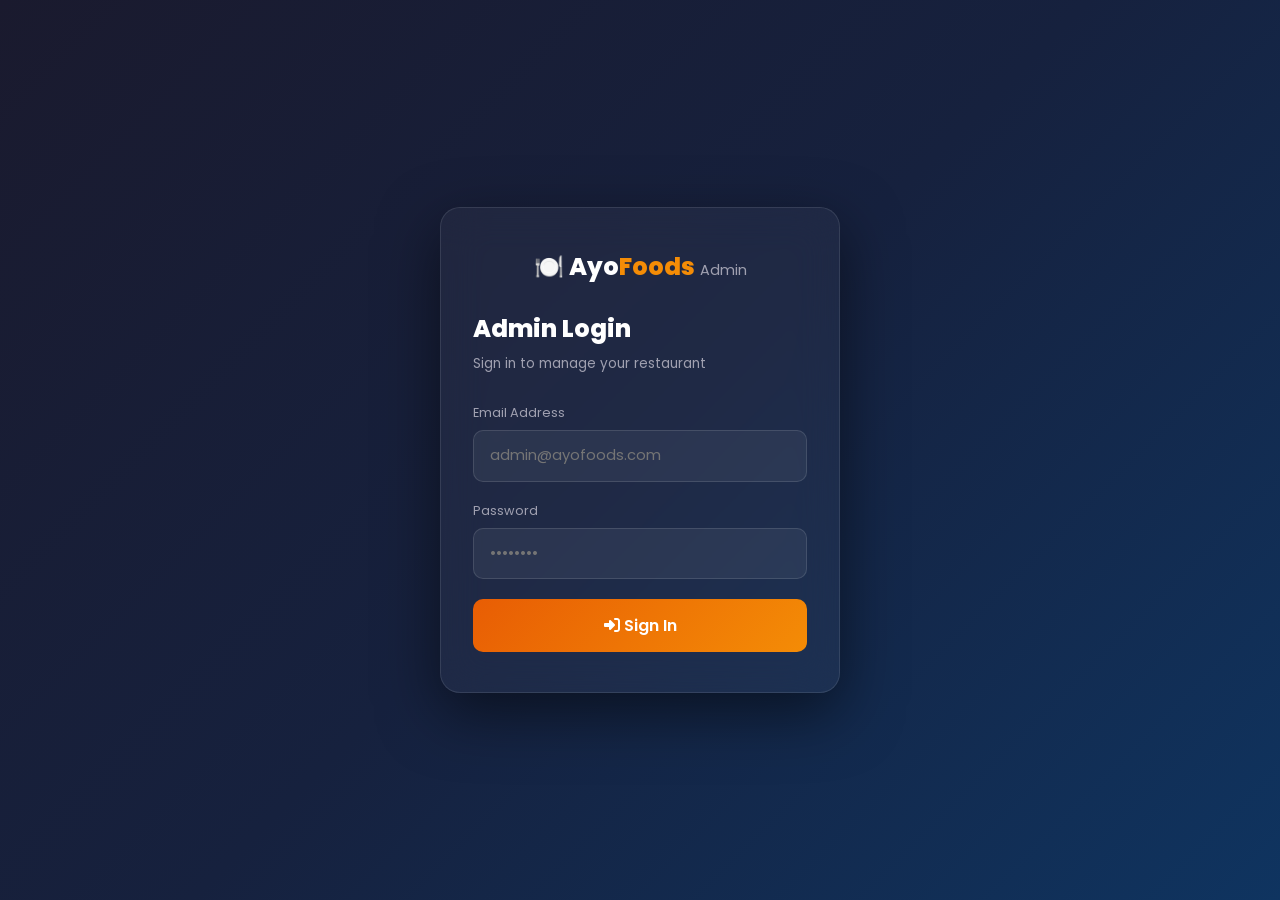
<file: admin.html>
﻿
<!DOCTYPE html>
<html lang="en">
<head>
  <meta charset="UTF-8"/>
  <meta name="viewport" content="width=device-width, initial-scale=1.0"/>
  <title>AyoFoods Admin</title>
  <link rel="icon" type="image/svg+xml" href="favicon.svg"/>
  <link rel="stylesheet" href="style.css"/>
  <link rel="stylesheet" href="https://cdnjs.cloudflare.com/ajax/libs/font-awesome/6.5.0/css/all.min.css"/>
  <link href="https://fonts.googleapis.com/css2?family=Poppins:wght@300;400;500;600;700;800&display=swap" rel="stylesheet"/>
  <style>
    body { background: #1a1a2e; min-height: 100vh; }
    /* Login screen */
    .admin-login-wrap {
      min-height: 100vh; display: flex; align-items: center; justify-content: center;
      background: linear-gradient(135deg,#1a1a2e,#16213e,#0f3460);
    }
    .admin-login-card {
      background: rgba(255,255,255,.04); backdrop-filter: blur(20px);
      border: 1px solid rgba(255,255,255,.1); border-radius: 20px;
      padding: 2.5rem 2rem; width: 100%; max-width: 400px;
      box-shadow: 0 20px 60px rgba(0,0,0,.5);
    }
    .admin-login-card h2 { font-size: 1.5rem; font-weight: 800; color: #fff; margin-bottom: .3rem; }
    .admin-login-card p { color: #a0a0b0; font-size: .85rem; margin-bottom: 1.75rem; }
    .admin-field { position: relative; margin-bottom: 1.2rem; }
    .admin-field input {
      width: 100%; background: rgba(255,255,255,.06);
      border: 1px solid rgba(255,255,255,.12); border-radius: 10px;
      padding: .9rem 1rem; color: #fff;
      font-family: 'Poppins',sans-serif; font-size: .92rem; outline: none;
      transition: border-color .25s;
    }
    .admin-field input:focus { border-color: #f48c06; }
    .admin-field label { display: block; font-size: .8rem; color: #a0a0b0; margin-bottom: .4rem; }
    .admin-btn {
      width: 100%; padding: .9rem;
      background: linear-gradient(135deg,#e85d04,#f48c06);
      color: #fff; border: none; border-radius: 10px;
      font-family: 'Poppins',sans-serif; font-size: 1rem; font-weight: 600;
      cursor: pointer; transition: transform .2s, box-shadow .2s;
    }
    .admin-btn:hover { transform: translateY(-2px); box-shadow: 0 8px 20px rgba(232,93,4,.4); }
    .admin-btn:disabled { opacity: .6; cursor: not-allowed; transform: none; }
    .login-err { color: #ff8080; font-size: .83rem; margin-bottom: .75rem; display: none; }
    .login-err.show { display: block; }

    /* Dashboard layout */
    .admin-app { display: none; min-height: 100vh; }
    .admin-app.active { display: flex; }

    /* Sidebar */
    .sidebar {
      width: 240px; min-height: 100vh; background: #0d0d1a;
      border-right: 1px solid rgba(255,255,255,.07);
      display: flex; flex-direction: column;
      position: fixed; top: 0; left: 0; bottom: 0; z-index: 100;
      transition: transform .3s ease;
    }
    .sidebar-logo {
      padding: 1.5rem 1.25rem; font-size: 1.3rem; font-weight: 800;
      color: #fff; border-bottom: 1px solid rgba(255,255,255,.07);
      display: flex; align-items: center; gap: .5rem;
    }
    .sidebar-logo .accent { color: #f48c06; }
    .sidebar-nav { flex: 1; padding: 1rem 0; }
    .nav-item {
      display: flex; align-items: center; gap: .75rem;
      padding: .8rem 1.25rem; color: #a0a0b0; cursor: pointer;
      transition: all .2s; border-left: 3px solid transparent;
      font-size: .9rem; font-weight: 500;
    }
    .nav-item:hover { color: #fff; background: rgba(255,255,255,.04); }
    .nav-item.active { color: #f48c06; border-left-color: #f48c06; background: rgba(244,140,6,.08); }
    .nav-item i { width: 18px; text-align: center; }
    .sidebar-footer { padding: 1rem 1.25rem; border-top: 1px solid rgba(255,255,255,.07); }
    .logout-btn {
      display: flex; align-items: center; gap: .6rem;
      color: #ff8080; cursor: pointer; font-size: .88rem;
      background: none; border: none; font-family: inherit;
      padding: .5rem 0; transition: opacity .2s;
    }
    .logout-btn:hover { opacity: .75; }

    /* Main content */
    .admin-main { margin-left: 240px; flex: 1; padding: 2rem; min-height: 100vh; }
    .admin-topbar {
      display: flex; align-items: center; justify-content: space-between;
      margin-bottom: 2rem; flex-wrap: wrap; gap: 1rem;
    }
    .admin-topbar h1 { font-size: 1.6rem; font-weight: 800; color: #fff; }
    .admin-badge { font-size: .78rem; background: rgba(244,140,6,.15); color: #f48c06; padding: .3rem .75rem; border-radius: 50px; border: 1px solid rgba(244,140,6,.3); }
    .hamburger-admin {
      display: none; background: none; border: none; color: #fff;
      font-size: 1.3rem; cursor: pointer; padding: .3rem;
    }

    /* Tabs */
    .tab-content { display: none; }
    .tab-content.active { display: block; }

    /* Stat cards */
    .stats-grid { display: grid; grid-template-columns: repeat(auto-fill,minmax(200px,1fr)); gap: 1.25rem; margin-bottom: 2rem; }
    .stat-card {
      background: rgba(255,255,255,.04); border: 1px solid rgba(255,255,255,.08);
      border-radius: 14px; padding: 1.5rem;
      display: flex; align-items: center; gap: 1rem;
    }
    .stat-icon {
      width: 50px; height: 50px; border-radius: 12px;
      display: flex; align-items: center; justify-content: center;
      font-size: 1.3rem; flex-shrink: 0;
    }
    .stat-icon.orange { background: rgba(232,93,4,.15); color: #e85d04; }
    .stat-icon.yellow { background: rgba(244,140,6,.15); color: #f48c06; }
    .stat-icon.green  { background: rgba(80,200,120,.15); color: #50c878; }
    .stat-icon.blue   { background: rgba(80,150,255,.15); color: #5096ff; }
    .stat-info { flex: 1; }
    .stat-val { font-size: 1.6rem; font-weight: 800; color: #fff; line-height: 1; }
    .stat-label { font-size: .78rem; color: #a0a0b0; margin-top: .2rem; }

    /* Table */
    .table-card { background: rgba(255,255,255,.03); border: 1px solid rgba(255,255,255,.07); border-radius: 14px; overflow: hidden; }
    .table-header { padding: 1.25rem 1.5rem; display: flex; align-items: center; justify-content: space-between; flex-wrap: wrap; gap: .75rem; border-bottom: 1px solid rgba(255,255,255,.07); }
    .table-header h3 { font-size: 1rem; font-weight: 700; color: #fff; }
    .table-search { display: flex; gap: .75rem; align-items: center; flex-wrap: wrap; }
    .table-search input, .table-search select {
      background: rgba(255,255,255,.06); border: 1px solid rgba(255,255,255,.1);
      border-radius: 8px; padding: .5rem .9rem; color: #fff;
      font-family: 'Poppins',sans-serif; font-size: .85rem; outline: none;
    }
    .table-search input:focus, .table-search select:focus { border-color: #f48c06; }
    .table-search select option { background: #1a1a2e; }
    .data-table { width: 100%; border-collapse: collapse; }
    .data-table th { padding: .85rem 1rem; text-align: left; font-size: .78rem; font-weight: 600; color: #a0a0b0; text-transform: uppercase; letter-spacing: .05em; border-bottom: 1px solid rgba(255,255,255,.07); }
    .data-table td { padding: .85rem 1rem; font-size: .88rem; color: #e0e0e0; border-bottom: 1px solid rgba(255,255,255,.04); vertical-align: middle; }
    .data-table tr:last-child td { border-bottom: none; }
    .data-table tr:hover td { background: rgba(255,255,255,.02); }
    .table-wrap { overflow-x: auto; }

    /* Status badges */
    .badge { display: inline-block; padding: .25rem .7rem; border-radius: 50px; font-size: .75rem; font-weight: 600; }
    .badge-pending   { background: rgba(244,140,6,.15); color: #f48c06; }
    .badge-confirmed { background: rgba(80,150,255,.15); color: #5096ff; }
    .badge-preparing { background: rgba(150,80,255,.15); color: #9650ff; }
    .badge-delivered { background: rgba(80,200,120,.15); color: #50c878; }
    .badge-cancelled { background: rgba(255,80,80,.15); color: #ff5050; }
    .badge-verified  { background: rgba(80,200,120,.15); color: #50c878; }
    .badge-unverified{ background: rgba(255,80,80,.15); color: #ff5050; }

    /* Status dropdown */
    .status-select {
      background: rgba(255,255,255,.06); border: 1px solid rgba(255,255,255,.1);
      border-radius: 6px; padding: .3rem .6rem; color: #fff;
      font-family: 'Poppins',sans-serif; font-size: .8rem; cursor: pointer; outline: none;
    }
    .status-select option { background: #1a1a2e; }

    /* Loading */
    .loading-row td { text-align: center; padding: 2rem; color: #a0a0b0; }

    /* Notification modal */
    .modal-overlay { position: fixed; inset: 0; z-index: 2000; background: rgba(0,0,0,.7); backdrop-filter: blur(4px); display: flex; align-items: center; justify-content: center; opacity: 0; pointer-events: none; transition: opacity .3s; padding: 1rem; }
    .modal-overlay.active { opacity: 1; pointer-events: all; }
    .modal-box { background: #16213e; border-radius: 16px; padding: 2rem; max-width: 440px; width: 100%; border: 1px solid rgba(255,255,255,.1); }
    .modal-box h3 { font-size: 1.1rem; font-weight: 700; color: #fff; margin-bottom: 1.25rem; }
    .modal-field { margin-bottom: 1rem; }
    .modal-field label { display: block; font-size: .8rem; color: #a0a0b0; margin-bottom: .35rem; }
    .modal-field input, .modal-field textarea {
      width: 100%; background: rgba(255,255,255,.06); border: 1px solid rgba(255,255,255,.1);
      border-radius: 8px; padding: .75rem 1rem; color: #fff;
      font-family: 'Poppins',sans-serif; font-size: .9rem; outline: none;
    }
    .modal-field input:focus, .modal-field textarea:focus { border-color: #f48c06; }
    .modal-field textarea { resize: vertical; min-height: 100px; }
    .modal-actions { display: flex; gap: .75rem; justify-content: flex-end; margin-top: 1.25rem; }
    .btn-sm { padding: .5rem 1.2rem; border-radius: 8px; font-family: 'Poppins',sans-serif; font-size: .85rem; font-weight: 600; cursor: pointer; border: none; transition: all .2s; }
    .btn-primary-sm { background: linear-gradient(135deg,#e85d04,#f48c06); color: #fff; }
    .btn-ghost-sm { background: rgba(255,255,255,.08); color: #e0e0e0; }

    @media (max-width: 768px) {
      .sidebar { transform: translateX(-100%); }
      .sidebar.open { transform: translateX(0); }
      .admin-main { margin-left: 0; padding: 1rem; }
      .hamburger-admin { display: block; }
      .stats-grid { grid-template-columns: 1fr 1fr; }
    }
    @media (max-width: 480px) {
      .stats-grid { grid-template-columns: 1fr; }
    }
  </style>
</head>
<body>

<!-- ADMIN LOGIN -->
<div class="admin-login-wrap" id="adminLoginWrap">
  <div class="admin-login-card">
    <div style="text-align:center;margin-bottom:1.5rem;font-size:1.5rem;font-weight:800;color:#fff">
      &#127869;&#65039; Ayo<span class="accent">Foods</span> <span style="font-size:.9rem;color:#a0a0b0;font-weight:400">Admin</span>
    </div>
    <h2>Admin Login</h2>
    <p>Sign in to manage your restaurant</p>
    <div class="login-err" id="loginErr"></div>
    <div class="admin-field">
      <label>Email Address</label>
      <input type="email" id="adminEmail" placeholder="admin@ayofoods.com" autocomplete="email"/>
    </div>
    <div class="admin-field">
      <label>Password</label>
      <input type="password" id="adminPass" placeholder="••••••••" autocomplete="current-password" onkeydown="if(event.key==='Enter')doAdminLogin()"/>
    </div>
    <button class="admin-btn" id="adminLoginBtn" onclick="doAdminLogin()">
      <i class="fas fa-sign-in-alt"></i> Sign In
    </button>
  </div>
</div>

<!-- ADMIN DASHBOARD -->
<div class="admin-app" id="adminApp">
  <!-- Sidebar -->
  <aside class="sidebar" id="sidebar">
    <div class="sidebar-logo">&#127869;&#65039; Ayo<span class="accent">Foods</span></div>
    <nav class="sidebar-nav">
      <div class="nav-item active" onclick="switchTab('dashboard')"><i class="fas fa-tachometer-alt"></i> Dashboard</div>
      <div class="nav-item" onclick="switchTab('orders')"><i class="fas fa-receipt"></i> Orders</div>
      <div class="nav-item" onclick="switchTab('users')"><i class="fas fa-users"></i> Users</div>
      <div class="nav-item" onclick="openNotifModal()"><i class="fas fa-bell"></i> Notifications</div>
    </nav>
    <div class="sidebar-footer">
      <button class="logout-btn" onclick="adminLogout()"><i class="fas fa-sign-out-alt"></i> Logout</button>
    </div>
  </aside>

  <!-- Main -->
  <main class="admin-main">
    <div class="admin-topbar">
      <div style="display:flex;align-items:center;gap:1rem">
        <button class="hamburger-admin" onclick="document.getElementById('sidebar').classList.toggle('open')"><i class="fas fa-bars"></i></button>
        <h1 id="pageTitle">Dashboard</h1>
      </div>
      <span class="admin-badge" id="adminNameBadge">Admin</span>
    </div>

    <!-- Dashboard Tab -->
    <div class="tab-content active" id="tabDashboard">
      <div class="stats-grid" id="statsGrid">
        <div class="stat-card"><div class="stat-icon orange"><i class="fas fa-receipt"></i></div><div class="stat-info"><div class="stat-val" id="statTotal">—</div><div class="stat-label">Total Orders</div></div></div>
        <div class="stat-card"><div class="stat-icon yellow"><i class="fas fa-clock"></i></div><div class="stat-info"><div class="stat-val" id="statPending">—</div><div class="stat-label">Pending Orders</div></div></div>
        <div class="stat-card"><div class="stat-icon green"><i class="fas fa-naira-sign"></i></div><div class="stat-info"><div class="stat-val" id="statRevenue">—</div><div class="stat-label">Total Revenue</div></div></div>
        <div class="stat-card"><div class="stat-icon blue"><i class="fas fa-users"></i></div><div class="stat-info"><div class="stat-val" id="statUsers">—</div><div class="stat-label">Registered Users</div></div></div>
      </div>
      <div style="color:#a0a0b0;font-size:.88rem;text-align:center;margin-top:2rem">
        <i class="fas fa-info-circle"></i> Use the sidebar to manage orders and users.
      </div>
    </div>

    <!-- Orders Tab -->
    <div class="tab-content" id="tabOrders">
      <div class="table-card">
        <div class="table-header">
          <h3><i class="fas fa-receipt"></i> All Orders</h3>
          <div class="table-search">
            <input type="text" id="orderSearch" placeholder="Search customer..." oninput="filterOrders()"/>
            <select id="statusFilter" onchange="loadOrders()">
              <option value="">All Status</option>
              <option value="pending">Pending</option>
              <option value="confirmed">Confirmed</option>
              <option value="preparing">Preparing</option>
              <option value="delivered">Delivered</option>
              <option value="cancelled">Cancelled</option>
            </select>
          </div>
        </div>
        <div class="table-wrap">
          <table class="data-table">
            <thead>
              <tr>
                <th>Order ID</th><th>Customer</th><th>Items</th><th>Total</th>
                <th>Payment</th><th>Status</th><th>Date</th><th>Action</th>
              </tr>
            </thead>
            <tbody id="ordersBody"><tr class="loading-row"><td colspan="8"><i class="fas fa-spinner fa-spin"></i> Loading...</td></tr></tbody>
          </table>
        </div>
      </div>
    </div>

    <!-- Users Tab -->
    <div class="tab-content" id="tabUsers">
      <div class="table-card">
        <div class="table-header">
          <h3><i class="fas fa-users"></i> Registered Users</h3>
          <input type="text" id="userSearch" placeholder="Search users..." oninput="filterUsers()" style="background:rgba(255,255,255,.06);border:1px solid rgba(255,255,255,.1);border-radius:8px;padding:.5rem .9rem;color:#fff;font-family:'Poppins',sans-serif;font-size:.85rem;outline:none"/>
        </div>
        <div class="table-wrap">
          <table class="data-table">
            <thead>
              <tr><th>Name</th><th>Email</th><th>Phone</th><th>Verified</th><th>Joined</th><th>Action</th></tr>
            </thead>
            <tbody id="usersBody"><tr class="loading-row"><td colspan="6"><i class="fas fa-spinner fa-spin"></i> Loading...</td></tr></tbody>
          </table>
        </div>
      </div>
    </div>
  </main>
</div>

<!-- Notification Modal -->
<div class="modal-overlay" id="notifModal">
  <div class="modal-box">
    <h3><i class="fas fa-bell"></i> Send Notification</h3>
    <div class="modal-field"><label>Recipient Email</label><input type="email" id="notifEmail" placeholder="user@example.com"/></div>
    <div class="modal-field"><label>Subject</label><input type="text" id="notifSubject" placeholder="Order Update"/></div>
    <div class="modal-field"><label>Message</label><textarea id="notifMessage" placeholder="Your message here..."></textarea></div>
    <div id="notifResult" style="font-size:.83rem;margin-top:.5rem"></div>
    <div class="modal-actions">
      <button class="btn-sm btn-ghost-sm" onclick="closeNotifModal()">Cancel</button>
      <button class="btn-sm btn-primary-sm" onclick="sendNotification()"><i class="fas fa-paper-plane"></i> Send</button>
    </div>
  </div>
</div>

<script>
  const ADMIN_API = 'backend/admin.php';
  let adminToken = '';
  let allOrders = [];
  let allUsers  = [];

  // ── Auth ──────────────────────────────────────────────────────────────────
  async function doAdminLogin() {
    const btn = document.getElementById('adminLoginBtn');
    const err = document.getElementById('loginErr');
    err.classList.remove('show');
    btn.disabled = true;
    btn.innerHTML = '<i class="fas fa-spinner fa-spin"></i> Signing in...';
    try {
      const res = await fetch(ADMIN_API + '?action=login', {
        method: 'POST',
        headers: { 'Content-Type': 'application/json' },
        body: JSON.stringify({
          email: document.getElementById('adminEmail').value,
          password: document.getElementById('adminPass').value
        })
      });
      const json = await res.json();
      if (json.success) {
        adminToken = json.token;
        sessionStorage.setItem('adminToken', adminToken);
        sessionStorage.setItem('adminName', json.admin.name);
        showDashboard(json.admin.name);
      } else {
        err.textContent = json.message || 'Invalid credentials.';
        err.classList.add('show');
      }
    } catch {
      err.textContent = 'Network error. Please try again.';
      err.classList.add('show');
    }
    btn.disabled = false;
    btn.innerHTML = '<i class="fas fa-sign-in-alt"></i> Sign In';
  }

  function showDashboard(name) {
    document.getElementById('adminLoginWrap').style.display = 'none';
    document.getElementById('adminApp').classList.add('active');
    document.getElementById('adminNameBadge').textContent = name || 'Admin';
    loadDashboard();
  }

  function adminLogout() {
    adminToken = '';
    sessionStorage.removeItem('adminToken');
    sessionStorage.removeItem('adminName');
    document.getElementById('adminLoginWrap').style.display = 'flex';
    document.getElementById('adminApp').classList.remove('active');
  }

  // ── Tab switching ─────────────────────────────────────────────────────────
  function switchTab(tab) {
    document.querySelectorAll('.tab-content').forEach(t => t.classList.remove('active'));
    document.querySelectorAll('.nav-item').forEach(n => n.classList.remove('active'));
    document.getElementById('tab' + tab.charAt(0).toUpperCase() + tab.slice(1)).classList.add('active');
    document.querySelectorAll('.nav-item').forEach(n => {
      if (n.textContent.trim().toLowerCase().includes(tab.toLowerCase())) n.classList.add('active');
    });
    document.getElementById('pageTitle').textContent = tab.charAt(0).toUpperCase() + tab.slice(1);
    if (tab === 'dashboard') loadDashboard();
    if (tab === 'orders')    loadOrders();
    if (tab === 'users')     loadUsers();
    // Close sidebar on mobile
    document.getElementById('sidebar').classList.remove('open');
  }

  // ── API helper ────────────────────────────────────────────────────────────
  async function adminFetch(action, params) {
    const url = ADMIN_API + '?action=' + action + (params ? '&' + new URLSearchParams(params) : '');
    const res = await fetch(url, { headers: { 'Authorization': 'Bearer ' + adminToken } });
    return res.json();
  }

  // ── Dashboard ─────────────────────────────────────────────────────────────
  async function loadDashboard() {
    try {
      const json = await adminFetch('dashboard');
      if (json.success) {
        animateCounter('statTotal',   json.data.total_orders);
        animateCounter('statPending', json.data.pending_orders);
        document.getElementById('statRevenue').textContent = '₦' + Number(json.data.total_revenue).toLocaleString();
        animateCounter('statUsers',   json.data.total_users);
      }
    } catch {}
  }

  function animateCounter(id, target) {
    const el = document.getElementById(id);
    let current = 0;
    const step = Math.ceil(target / 40);
    const timer = setInterval(() => {
      current = Math.min(current + step, target);
      el.textContent = current.toLocaleString();
      if (current >= target) clearInterval(timer);
    }, 30);
  }

  // ── Orders ────────────────────────────────────────────────────────────────
  async function loadOrders() {
    const status = document.getElementById('statusFilter').value;
    document.getElementById('ordersBody').innerHTML = '<tr class="loading-row"><td colspan="8"><i class="fas fa-spinner fa-spin"></i> Loading...</td></tr>';
    try {
      const json = await adminFetch('orders', status ? { status } : null);
      if (json.success) {
        allOrders = json.data;
        renderOrders(allOrders);
      }
    } catch {
      document.getElementById('ordersBody').innerHTML = '<tr class="loading-row"><td colspan="8">Failed to load orders.</td></tr>';
    }
  }

  function renderOrders(orders) {
    const tbody = document.getElementById('ordersBody');
    if (!orders.length) {
      tbody.innerHTML = '<tr class="loading-row"><td colspan="8">No orders found.</td></tr>';
      return;
    }
    tbody.innerHTML = orders.map(o => {
      const items = Array.isArray(o.items) ? o.items.map(i => i.name + ' x' + i.qty).join(', ') : '—';
      const customer = o.user_name || o.customer_name;
      const date = new Date(o.created_at).toLocaleDateString('en-NG', { day:'2-digit', month:'short', year:'numeric' });
      return `<tr>
        <td><strong>#${o.id}</strong></td>
        <td>${escHtml(customer)}<br><small style="color:#a0a0b0">${escHtml(o.customer_phone)}</small></td>
        <td style="max-width:180px;white-space:nowrap;overflow:hidden;text-overflow:ellipsis" title="${escHtml(items)}">${escHtml(items)}</td>
        <td><strong style="color:#f48c06">₦${Number(o.total_amount).toLocaleString()}</strong></td>
        <td>${o.payment_method}</td>
        <td><span class="badge badge-${o.status}">${o.status}</span></td>
        <td>${date}</td>
        <td>
          <select class="status-select" onchange="updateOrderStatus(${o.id},this.value)">
            ${['pending','confirmed','preparing','delivered','cancelled'].map(s =>
              `<option value="${s}" ${s===o.status?'selected':''}>${s.charAt(0).toUpperCase()+s.slice(1)}</option>`
            ).join('')}
          </select>
        </td>
      </tr>`;
    }).join('');
  }

  function filterOrders() {
    const q = document.getElementById('orderSearch').value.toLowerCase();
    renderOrders(allOrders.filter(o =>
      (o.customer_name||'').toLowerCase().includes(q) ||
      (o.user_name||'').toLowerCase().includes(q) ||
      String(o.id).includes(q)
    ));
  }

  async function updateOrderStatus(orderId, status) {
    try {
      const res = await fetch(ADMIN_API + '?action=update_order', {
        method: 'POST',
        headers: { 'Content-Type': 'application/json', 'Authorization': 'Bearer ' + adminToken },
        body: JSON.stringify({ order_id: orderId, status })
      });
      const json = await res.json();
      if (!json.success) alert('Failed to update: ' + (json.message || 'Unknown error'));
      else {
        const o = allOrders.find(x => x.id === orderId);
        if (o) o.status = status;
      }
    } catch { alert('Network error.'); }
  }

  // ── Users ─────────────────────────────────────────────────────────────────
  async function loadUsers() {
    document.getElementById('usersBody').innerHTML = '<tr class="loading-row"><td colspan="6"><i class="fas fa-spinner fa-spin"></i> Loading...</td></tr>';
    try {
      const json = await adminFetch('users');
      if (json.success) {
        allUsers = json.data;
        renderUsers(allUsers);
      }
    } catch {
      document.getElementById('usersBody').innerHTML = '<tr class="loading-row"><td colspan="6">Failed to load users.</td></tr>';
    }
  }

  function renderUsers(users) {
    const tbody = document.getElementById('usersBody');
    if (!users.length) { tbody.innerHTML = '<tr class="loading-row"><td colspan="6">No users found.</td></tr>'; return; }
    tbody.innerHTML = users.map(u => {
      const date = new Date(u.created_at).toLocaleDateString('en-NG', { day:'2-digit', month:'short', year:'numeric' });
      return `<tr>
        <td>${escHtml(u.name)}</td>
        <td>${escHtml(u.email)}</td>
        <td>${escHtml(u.phone||'—')}</td>
        <td><span class="badge ${u.is_verified?'badge-verified':'badge-unverified'}">${u.is_verified?'Verified':'Unverified'}</span></td>
        <td>${date}</td>
        <td><button class="btn-sm btn-primary-sm" onclick="prefillNotif('${escHtml(u.email)}')"><i class="fas fa-bell"></i></button></td>
      </tr>`;
    }).join('');
  }

  function filterUsers() {
    const q = document.getElementById('userSearch').value.toLowerCase();
    renderUsers(allUsers.filter(u =>
      (u.name||'').toLowerCase().includes(q) ||
      (u.email||'').toLowerCase().includes(q)
    ));
  }

  // ── Notifications ─────────────────────────────────────────────────────────
  function openNotifModal() { document.getElementById('notifModal').classList.add('active'); }
  function closeNotifModal() { document.getElementById('notifModal').classList.remove('active'); }
  function prefillNotif(email) {
    document.getElementById('notifEmail').value = email;
    openNotifModal();
  }

  async function sendNotification() {
    const email   = document.getElementById('notifEmail').value.trim();
    const subject = document.getElementById('notifSubject').value.trim();
    const message = document.getElementById('notifMessage').value.trim();
    const result  = document.getElementById('notifResult');
    if (!email || !subject || !message) { result.style.color='#ff8080'; result.textContent='All fields are required.'; return; }
    result.style.color='#a0a0b0'; result.textContent='Sending...';
    try {
      const res = await fetch(ADMIN_API + '?action=send_notification', {
        method: 'POST',
        headers: { 'Content-Type': 'application/json', 'Authorization': 'Bearer ' + adminToken },
        body: JSON.stringify({ email, subject, message })
      });
      const json = await res.json();
      if (json.success) {
        result.style.color='#50c878'; result.textContent='Notification sent successfully!';
        setTimeout(closeNotifModal, 1500);
      } else {
        result.style.color='#ff8080'; result.textContent = json.message || 'Failed to send.';
      }
    } catch { result.style.color='#ff8080'; result.textContent='Network error.'; }
  }

  // ── Utility ───────────────────────────────────────────────────────────────
  function escHtml(str) {
    return String(str||'').replace(/&/g,'&amp;').replace(/</g,'&lt;').replace(/>/g,'&gt;').replace(/"/g,'&quot;');
  }

  // ── Init ──────────────────────────────────────────────────────────────────
  document.addEventListener('DOMContentLoaded', () => {
    const saved = sessionStorage.getItem('adminToken');
    if (saved) {
      adminToken = saved;
      showDashboard(sessionStorage.getItem('adminName') || 'Admin');
    }
    // Close sidebar on outside click (mobile)
    document.addEventListener('click', e => {
      const sidebar = document.getElementById('sidebar');
      if (sidebar.classList.contains('open') && !sidebar.contains(e.target) && !e.target.closest('.hamburger-admin')) {
        sidebar.classList.remove('open');
      }
    });
  });
</script>
</body>
</html>
</file>
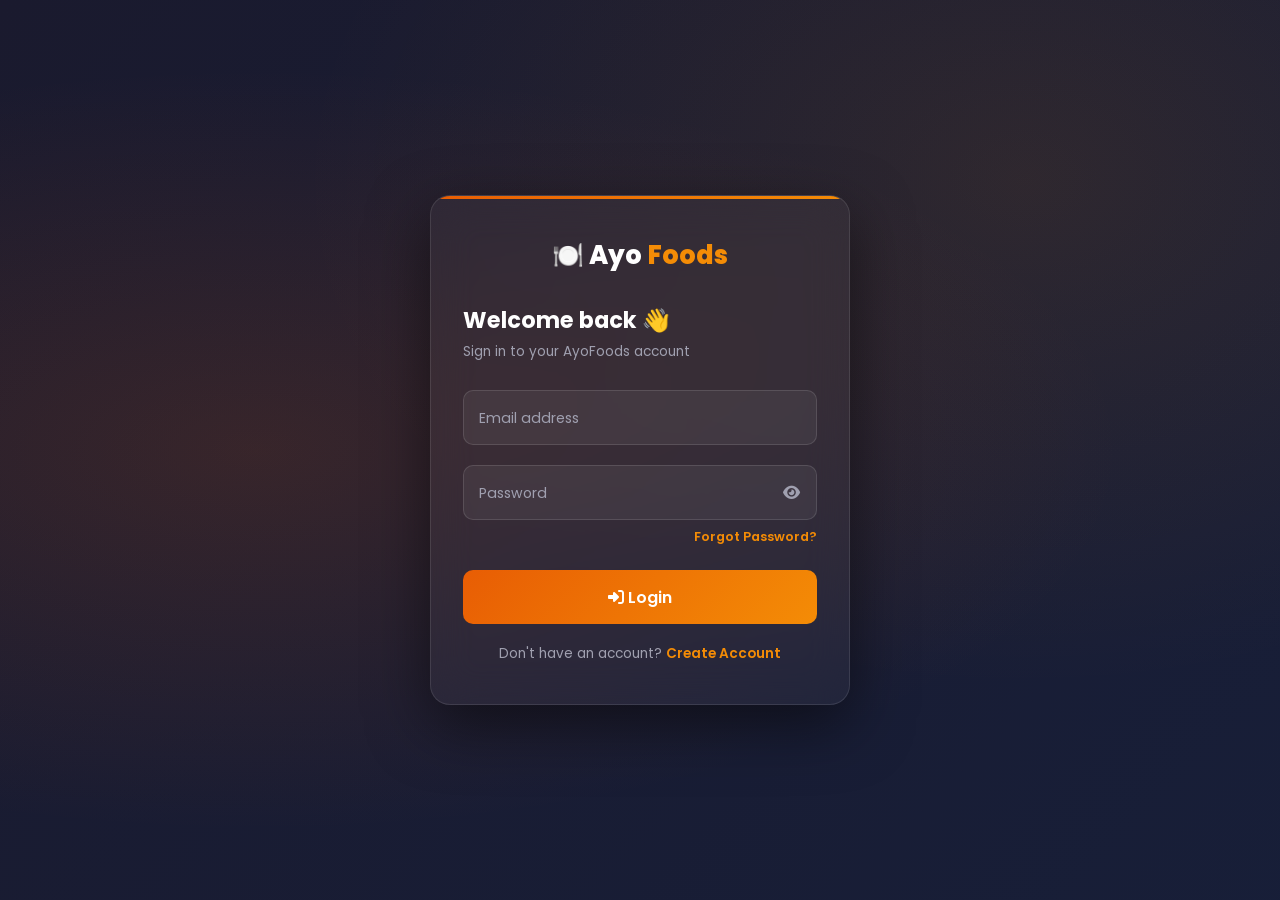
<file: auth.html>
﻿<!DOCTYPE html>
<html lang="en">
<head>
  <meta charset="UTF-8"/>
  <meta name="viewport" content="width=device-width, initial-scale=1.0"/>
  <title>AyoFoods — Login / Register</title>
  <link rel="icon" type="image/svg+xml" href="favicon.svg"/>
  <link rel="stylesheet" href="https://cdnjs.cloudflare.com/ajax/libs/font-awesome/6.5.0/css/all.min.css"/>
  <link href="https://fonts.googleapis.com/css2?family=Poppins:wght@300;400;500;600;700;800&display=swap" rel="stylesheet"/>
  <style>
    *, *::before, *::after { box-sizing: border-box; margin: 0; padding: 0; }
    body {
      font-family: 'Poppins', sans-serif;
      min-height: 100vh; display: flex; align-items: center; justify-content: center;
      overflow-x: hidden; background: #1a1a2e; color: #e0e0e0;
    }
    .auth-bg {
      position: fixed; inset: 0; z-index: -1;
      background: linear-gradient(135deg, #1a1a2e 0%, #16213e 40%, #0f3460 70%, #1a1a2e 100%);
      background-size: 400% 400%;
      animation: gradientShift 12s ease infinite;
    }
    .auth-bg::before {
      content: ''; position: absolute; inset: 0;
      background: radial-gradient(ellipse at 20% 50%, rgba(232,93,4,.15) 0%, transparent 60%),
                  radial-gradient(ellipse at 80% 20%, rgba(244,140,6,.1) 0%, transparent 50%);
    }
    @keyframes gradientShift { 0%,100% { background-position: 0% 50%; } 50% { background-position: 100% 50%; } }

    .auth-card {
      background: rgba(255,255,255,0.04);
      backdrop-filter: blur(20px); -webkit-backdrop-filter: blur(20px);
      border: 1px solid rgba(255,255,255,0.1);
      border-radius: 20px; padding: 2.5rem 2rem;
      width: 100%; max-width: 420px; margin: 1rem;
      box-shadow: 0 20px 60px rgba(0,0,0,0.5);
      position: relative; overflow: hidden;
    }
    .auth-card::before {
      content: ''; position: absolute; top: 0; left: 0; right: 0; height: 3px;
      background: linear-gradient(90deg, #e85d04, #f48c06, #e85d04);
      background-size: 200% 100%; animation: shimmer 3s linear infinite;
    }
    @keyframes shimmer { 0% { background-position: -200% 0; } 100% { background-position: 200% 0; } }

    .auth-logo { text-align: center; margin-bottom: 1.75rem; }
    .auth-logo a {
      font-size: 1.6rem; font-weight: 800; color: #fff;
      text-decoration: none; display: inline-flex; align-items: center; gap: .4rem;
    }
    .auth-logo .accent { color: #f48c06; }

    .auth-panel { display: none; animation: fadeSlide .35s ease; }
    .auth-panel.active { display: block; }
    @keyframes fadeSlide { from { opacity: 0; transform: translateY(12px); } to { opacity: 1; transform: translateY(0); } }

    .panel-title { font-size: 1.4rem; font-weight: 700; color: #fff; margin-bottom: .35rem; }
    .panel-subtitle { font-size: .85rem; color: #a0a0b0; margin-bottom: 1.75rem; }

    .field-wrap { position: relative; margin-bottom: 1.25rem; }
    .field-wrap input {
      width: 100%; background: rgba(255,255,255,0.06);
      border: 1px solid rgba(255,255,255,0.12); border-radius: 10px;
      padding: 1rem 2.8rem 1rem 1rem; color: #fff;
      font-family: 'Poppins', sans-serif; font-size: .92rem;
      transition: border-color .25s, box-shadow .25s; outline: none;
    }
    .field-wrap input:focus { border-color: #f48c06; box-shadow: 0 0 0 3px rgba(244,140,6,.15); }
    .field-wrap label {
      position: absolute; left: 1rem; top: 50%; transform: translateY(-50%);
      color: #a0a0b0; font-size: .88rem; pointer-events: none;
      transition: all .2s ease; background: transparent;
    }
    .field-wrap input:focus ~ label,
    .field-wrap input:not(:placeholder-shown) ~ label {
      top: 0; transform: translateY(-50%); font-size: .72rem; color: #f48c06;
      background: #16213e; padding: 0 .3rem; border-radius: 4px;
    }
    .field-wrap input::placeholder { color: transparent; }
    .toggle-pw {
      position: absolute; right: .85rem; top: 50%; transform: translateY(-50%);
      background: none; border: none; color: #a0a0b0; cursor: pointer;
      font-size: .95rem; padding: .2rem; transition: color .2s;
    }
    .toggle-pw:hover { color: #f48c06; }

    .auth-btn {
      width: 100%; padding: .9rem;
      background: linear-gradient(135deg, #e85d04, #f48c06);
      color: #fff; border: none; border-radius: 10px;
      font-family: 'Poppins', sans-serif; font-size: 1rem; font-weight: 600;
      cursor: pointer; transition: transform .2s, box-shadow .2s; margin-top: .5rem;
    }
    .auth-btn:hover { transform: translateY(-2px); box-shadow: 0 8px 20px rgba(232,93,4,.4); }
    .auth-btn:disabled { opacity: .6; cursor: not-allowed; transform: none; }

    .auth-link { color: #f48c06; text-decoration: none; font-weight: 600; transition: opacity .2s; cursor: pointer; }
    .auth-link:hover { opacity: .8; }
    .auth-switch { text-align: center; margin-top: 1.25rem; font-size: .85rem; color: #a0a0b0; }
    .forgot-link { display: block; text-align: right; font-size: .8rem; margin-top: -.75rem; margin-bottom: 1rem; }

    .otp-row { display: flex; gap: .6rem; justify-content: center; margin: 1.25rem 0; }
    .otp-box {
      width: 46px; height: 54px;
      background: rgba(255,255,255,0.06);
      border: 1.5px solid rgba(255,255,255,0.15);
      border-radius: 10px; color: #fff; font-size: 1.4rem; font-weight: 700;
      text-align: center; font-family: 'Poppins', sans-serif; outline: none;
      transition: border-color .2s, box-shadow .2s;
    }
    .otp-box:focus { border-color: #f48c06; box-shadow: 0 0 0 3px rgba(244,140,6,.2); }
    .otp-box.filled { border-color: #f48c06; }

    .resend-row { text-align: center; font-size: .82rem; color: #a0a0b0; margin-bottom: 1rem; }
    #resendBtn { background: none; border: none; font-family: inherit; font-size: .82rem; }

    .auth-msg { padding: .7rem 1rem; border-radius: 8px; font-size: .85rem; margin-bottom: 1rem; display: none; }
    .auth-msg.error   { background: rgba(255,80,80,.12); border: 1px solid rgba(255,80,80,.3); color: #ff8080; display: block; }
    .auth-msg.success { background: rgba(80,200,120,.12); border: 1px solid rgba(80,200,120,.3); color: #80e0a0; display: block; }

    .forgot-step { display: none; }
    .forgot-step.active { display: block; }

    @media (max-width: 480px) {
      .auth-card { padding: 2rem 1.25rem; }
      .otp-box { width: 40px; height: 48px; font-size: 1.2rem; }
    }
  </style>
</head>
<body>
<div class="auth-bg"></div>
<div class="auth-card">
  <div class="auth-logo">
    <a href="index.html">&#127869;&#65039; Ayo<span class="accent">Foods</span></a>
  </div>

  <!-- LOGIN PANEL -->
  <div class="auth-panel active" id="panelLogin">
    <div class="panel-title">Welcome back &#128075;</div>
    <div class="panel-subtitle">Sign in to your AyoFoods account</div>
    <div class="auth-msg" id="loginMsg"></div>
    <form id="loginForm" onsubmit="handleLogin(event)">
      <div class="field-wrap">
        <input type="email" id="loginEmail" placeholder="Email address" required autocomplete="email"/>
        <label>Email address</label>
      </div>
      <div class="field-wrap">
        <input type="password" id="loginPass" placeholder="Password" required autocomplete="current-password"/>
        <label>Password</label>
        <button type="button" class="toggle-pw" onclick="togglePw('loginPass',this)"><i class="fas fa-eye"></i></button>
      </div>
      <a href="#" class="auth-link forgot-link" onclick="showPanel('panelForgot');return false">Forgot Password?</a>
      <button type="submit" class="auth-btn" id="loginBtn"><i class="fas fa-sign-in-alt"></i> Login</button>
    </form>
    <div class="auth-switch">Don't have an account? <a class="auth-link" onclick="showPanel('panelRegister')">Create Account</a></div>
  </div>

  <!-- REGISTER PANEL -->
  <div class="auth-panel" id="panelRegister">
    <div class="panel-title">Create Account &#128640;</div>
    <div class="panel-subtitle">Join AyoFoods and start ordering</div>
    <div class="auth-msg" id="registerMsg"></div>
    <form id="registerForm" onsubmit="handleRegister(event)">
      <div class="field-wrap">
        <input type="text" id="regName" placeholder="Full name" required autocomplete="name"/>
        <label>Full name</label>
      </div>
      <div class="field-wrap">
        <input type="email" id="regEmail" placeholder="Email address" required autocomplete="email"/>
        <label>Email address</label>
      </div>
      <div class="field-wrap">
        <input type="tel" id="regPhone" placeholder="Phone number" autocomplete="tel"/>
        <label>Phone number</label>
      </div>
      <div class="field-wrap">
        <input type="password" id="regPass" placeholder="Password" required autocomplete="new-password"/>
        <label>Password</label>
        <button type="button" class="toggle-pw" onclick="togglePw('regPass',this)"><i class="fas fa-eye"></i></button>
      </div>
      <div class="field-wrap">
        <input type="password" id="regConfirm" placeholder="Confirm password" required autocomplete="new-password"/>
        <label>Confirm password</label>
        <button type="button" class="toggle-pw" onclick="togglePw('regConfirm',this)"><i class="fas fa-eye"></i></button>
      </div>
      <button type="submit" class="auth-btn" id="registerBtn"><i class="fas fa-user-plus"></i> Create Account</button>
    </form>
    <div class="auth-switch">Already have an account? <a class="auth-link" onclick="showPanel('panelLogin')">Sign In</a></div>
  </div>

  <!-- VERIFY EMAIL PANEL -->
  <div class="auth-panel" id="panelVerify">
    <div class="panel-title">Verify Email &#128231;</div>
    <div class="panel-subtitle">Enter the 6-digit code sent to <strong id="verifyEmailDisplay"></strong></div>
    <div class="auth-msg" id="verifyMsg"></div>
    <div class="otp-row" id="otpBoxes">
      <input class="otp-box" maxlength="1" type="text" inputmode="numeric" pattern="[0-9]" aria-label="Digit 1"/>
      <input class="otp-box" maxlength="1" type="text" inputmode="numeric" pattern="[0-9]" aria-label="Digit 2"/>
      <input class="otp-box" maxlength="1" type="text" inputmode="numeric" pattern="[0-9]" aria-label="Digit 3"/>
      <input class="otp-box" maxlength="1" type="text" inputmode="numeric" pattern="[0-9]" aria-label="Digit 4"/>
      <input class="otp-box" maxlength="1" type="text" inputmode="numeric" pattern="[0-9]" aria-label="Digit 5"/>
      <input class="otp-box" maxlength="1" type="text" inputmode="numeric" pattern="[0-9]" aria-label="Digit 6"/>
    </div>
    <div class="resend-row">
      <span id="resendTimer">Resend code in <strong id="countdown">60</strong>s</span>
      <button class="auth-link" id="resendBtn" style="display:none" onclick="resendCode()">Resend Code</button>
    </div>
    <button class="auth-btn" onclick="handleVerify()"><i class="fas fa-check-circle"></i> Verify Email</button>
    <div class="auth-switch"><a class="auth-link" onclick="showPanel('panelLogin')">&#8592; Back to Login</a></div>
  </div>

  <!-- FORGOT PASSWORD PANEL -->
  <div class="auth-panel" id="panelForgot">
    <div class="panel-title">Reset Password &#128273;</div>
    <div class="auth-msg" id="forgotMsg"></div>
    <div class="forgot-step active" id="forgotStep1">
      <div class="panel-subtitle">Enter your email to receive a reset code</div>
      <div class="field-wrap">
        <input type="email" id="forgotEmail" placeholder="Email address" required/>
        <label>Email address</label>
      </div>
      <button class="auth-btn" onclick="handleForgotSend()"><i class="fas fa-paper-plane"></i> Send Reset Code</button>
    </div>
    <div class="forgot-step" id="forgotStep2">
      <div class="panel-subtitle">Enter the code and set your new password</div>
      <div class="otp-row" id="forgotOtpBoxes">
        <input class="otp-box" maxlength="1" type="text" inputmode="numeric" pattern="[0-9]" aria-label="Digit 1"/>
        <input class="otp-box" maxlength="1" type="text" inputmode="numeric" pattern="[0-9]" aria-label="Digit 2"/>
        <input class="otp-box" maxlength="1" type="text" inputmode="numeric" pattern="[0-9]" aria-label="Digit 3"/>
        <input class="otp-box" maxlength="1" type="text" inputmode="numeric" pattern="[0-9]" aria-label="Digit 4"/>
        <input class="otp-box" maxlength="1" type="text" inputmode="numeric" pattern="[0-9]" aria-label="Digit 5"/>
        <input class="otp-box" maxlength="1" type="text" inputmode="numeric" pattern="[0-9]" aria-label="Digit 6"/>
      </div>
      <div class="field-wrap">
        <input type="password" id="newPass" placeholder="New password" required/>
        <label>New password</label>
        <button type="button" class="toggle-pw" onclick="togglePw('newPass',this)"><i class="fas fa-eye"></i></button>
      </div>
      <div class="field-wrap">
        <input type="password" id="newPassConfirm" placeholder="Confirm new password" required/>
        <label>Confirm new password</label>
        <button type="button" class="toggle-pw" onclick="togglePw('newPassConfirm',this)"><i class="fas fa-eye"></i></button>
      </div>
      <button class="auth-btn" onclick="handleResetPassword()"><i class="fas fa-lock"></i> Reset Password</button>
    </div>
    <div class="auth-switch"><a class="auth-link" onclick="showPanel('panelLogin')">&#8592; Back to Login</a></div>
  </div>
</div>

<script>
  const API = 'backend/auth.php';
  let verifyEmail = '';
  let countdownTimer = null;

  function showPanel(id) {
    document.querySelectorAll('.auth-panel').forEach(p => p.classList.remove('active'));
    document.getElementById(id).classList.add('active');
    clearAllMsgs();
  }
  function clearAllMsgs() {
    document.querySelectorAll('.auth-msg').forEach(m => { m.className = 'auth-msg'; m.textContent = ''; });
  }
  function showMsg(id, text, type) {
    const el = document.getElementById(id);
    el.textContent = text;
    el.className = 'auth-msg ' + (type || 'error');
  }

  function togglePw(inputId, btn) {
    const inp = document.getElementById(inputId);
    const icon = btn.querySelector('i');
    if (inp.type === 'password') { inp.type = 'text'; icon.className = 'fas fa-eye-slash'; }
    else { inp.type = 'password'; icon.className = 'fas fa-eye'; }
  }

  function initOtpBoxes(containerId) {
    const boxes = document.querySelectorAll('#' + containerId + ' .otp-box');
    boxes.forEach((box, i) => {
      box.addEventListener('input', e => {
        const val = e.target.value.replace(/\D/g, '');
        e.target.value = val ? val[0] : '';
        e.target.classList.toggle('filled', !!val);
        if (val && i < boxes.length - 1) boxes[i + 1].focus();
      });
      box.addEventListener('keydown', e => {
        if (e.key === 'Backspace' && !box.value && i > 0) {
          boxes[i - 1].focus(); boxes[i - 1].value = ''; boxes[i - 1].classList.remove('filled');
        }
      });
      box.addEventListener('paste', e => {
        e.preventDefault();
        const pasted = (e.clipboardData || window.clipboardData).getData('text').replace(/\D/g, '');
        boxes.forEach((b, j) => { b.value = pasted[j] || ''; b.classList.toggle('filled', !!b.value); });
        const last = Math.min(pasted.length, boxes.length) - 1;
        if (last >= 0) boxes[last].focus();
      });
    });
  }

  function getOtpValue(containerId) {
    return Array.from(document.querySelectorAll('#' + containerId + ' .otp-box')).map(b => b.value).join('');
  }
  function clearOtpBoxes(containerId) {
    document.querySelectorAll('#' + containerId + ' .otp-box').forEach(b => { b.value = ''; b.classList.remove('filled'); });
  }

  function startCountdown() {
    let secs = 60;
    document.getElementById('countdown').textContent = secs;
    document.getElementById('resendTimer').style.display = 'inline';
    document.getElementById('resendBtn').style.display = 'none';
    clearInterval(countdownTimer);
    countdownTimer = setInterval(() => {
      secs--;
      document.getElementById('countdown').textContent = secs;
      if (secs <= 0) {
        clearInterval(countdownTimer);
        document.getElementById('resendTimer').style.display = 'none';
        document.getElementById('resendBtn').style.display = 'inline';
      }
    }, 1000);
  }

  async function handleLogin(e) {
    e.preventDefault();
    const btn = document.getElementById('loginBtn');
    btn.disabled = true; btn.innerHTML = '<i class="fas fa-spinner fa-spin"></i> Signing in...';
    try {
      const res = await fetch(API + '?action=login', {
        method: 'POST', headers: { 'Content-Type': 'application/json' },
        body: JSON.stringify({ email: document.getElementById('loginEmail').value, password: document.getElementById('loginPass').value })
      });
      const json = await res.json();
      if (json.success) {
        localStorage.setItem('ayoToken', json.token);
        localStorage.setItem('ayoUser', JSON.stringify(json.user));
        const redirect = new URLSearchParams(window.location.search).get('redirect');
        window.location.href = redirect ? redirect + '.html' : 'index.html';
      } else {
        showMsg('loginMsg', json.message || 'Login failed.');
        if (json.needs_verification) {
          verifyEmail = json.email;
          document.getElementById('verifyEmailDisplay').textContent = verifyEmail;
          setTimeout(() => { showPanel('panelVerify'); startCountdown(); }, 1500);
        }
      }
    } catch { showMsg('loginMsg', 'Network error. Please try again.'); }
    btn.disabled = false; btn.innerHTML = '<i class="fas fa-sign-in-alt"></i> Login';
  }

  async function handleRegister(e) {
    e.preventDefault();
    const pass = document.getElementById('regPass').value;
    const confirm = document.getElementById('regConfirm').value;
    if (pass !== confirm) { showMsg('registerMsg', 'Passwords do not match.'); return; }
    if (pass.length < 6) { showMsg('registerMsg', 'Password must be at least 6 characters.'); return; }
    const btn = document.getElementById('registerBtn');
    btn.disabled = true; btn.innerHTML = '<i class="fas fa-spinner fa-spin"></i> Creating account...';
    try {
      const res = await fetch(API + '?action=register', {
        method: 'POST', headers: { 'Content-Type': 'application/json' },
        body: JSON.stringify({ name: document.getElementById('regName').value, email: document.getElementById('regEmail').value, phone: document.getElementById('regPhone').value, password: pass })
      });
      const json = await res.json();
      if (json.success) {
        verifyEmail = document.getElementById('regEmail').value;
        document.getElementById('verifyEmailDisplay').textContent = verifyEmail;
        showPanel('panelVerify'); clearOtpBoxes('otpBoxes'); startCountdown();
      } else { showMsg('registerMsg', json.message || 'Registration failed.'); }
    } catch { showMsg('registerMsg', 'Network error. Please try again.'); }
    btn.disabled = false; btn.innerHTML = '<i class="fas fa-user-plus"></i> Create Account';
  }

  async function handleVerify() {
    const code = getOtpValue('otpBoxes');
    if (code.length < 6) { showMsg('verifyMsg', 'Please enter all 6 digits.'); return; }
    try {
      const res = await fetch(API + '?action=verify_email', {
        method: 'POST', headers: { 'Content-Type': 'application/json' },
        body: JSON.stringify({ email: verifyEmail, code })
      });
      const json = await res.json();
      if (json.success) {
        showMsg('verifyMsg', 'Email verified! Redirecting to login...', 'success');
        clearInterval(countdownTimer);
        setTimeout(() => showPanel('panelLogin'), 1800);
      } else { showMsg('verifyMsg', json.message || 'Invalid code.'); }
    } catch { showMsg('verifyMsg', 'Network error. Please try again.'); }
  }

  async function resendCode() {
    if (!verifyEmail) return;
    try {
      await fetch(API + '?action=forgot_password', {
        method: 'POST', headers: { 'Content-Type': 'application/json' },
        body: JSON.stringify({ email: verifyEmail })
      });
    } catch {}
    startCountdown();
    showMsg('verifyMsg', 'A new code has been sent to your email.', 'success');
  }

  async function handleForgotSend() {
    const email = document.getElementById('forgotEmail').value.trim();
    if (!email) { showMsg('forgotMsg', 'Please enter your email.'); return; }
    try {
      const res = await fetch(API + '?action=forgot_password', {
        method: 'POST', headers: { 'Content-Type': 'application/json' },
        body: JSON.stringify({ email })
      });
      const json = await res.json();
      showMsg('forgotMsg', json.message || 'Code sent!', 'success');
      document.getElementById('forgotStep1').classList.remove('active');
      document.getElementById('forgotStep2').classList.add('active');
      clearOtpBoxes('forgotOtpBoxes');
    } catch { showMsg('forgotMsg', 'Network error. Please try again.'); }
  }

  async function handleResetPassword() {
    const email = document.getElementById('forgotEmail').value.trim();
    const code = getOtpValue('forgotOtpBoxes');
    const pass = document.getElementById('newPass').value;
    const confirm = document.getElementById('newPassConfirm').value;
    if (code.length < 6) { showMsg('forgotMsg', 'Please enter all 6 digits.'); return; }
    if (pass !== confirm) { showMsg('forgotMsg', 'Passwords do not match.'); return; }
    if (pass.length < 6) { showMsg('forgotMsg', 'Password must be at least 6 characters.'); return; }
    try {
      const res = await fetch(API + '?action=reset_password', {
        method: 'POST', headers: { 'Content-Type': 'application/json' },
        body: JSON.stringify({ email, code, password: pass })
      });
      const json = await res.json();
      if (json.success) {
        showMsg('forgotMsg', 'Password reset! Redirecting to login...', 'success');
        setTimeout(() => {
          document.getElementById('forgotStep1').classList.add('active');
          document.getElementById('forgotStep2').classList.remove('active');
          showPanel('panelLogin');
        }, 1800);
      } else { showMsg('forgotMsg', json.message || 'Reset failed.'); }
    } catch { showMsg('forgotMsg', 'Network error. Please try again.'); }
  }

  document.addEventListener('DOMContentLoaded', () => {
    initOtpBoxes('otpBoxes');
    initOtpBoxes('forgotOtpBoxes');
    if (localStorage.getItem('ayoToken')) {
      const redirect = new URLSearchParams(window.location.search).get('redirect');
      window.location.href = redirect ? redirect + '.html' : 'index.html';
    }
  });
</script>
</body>
</html>
</file>
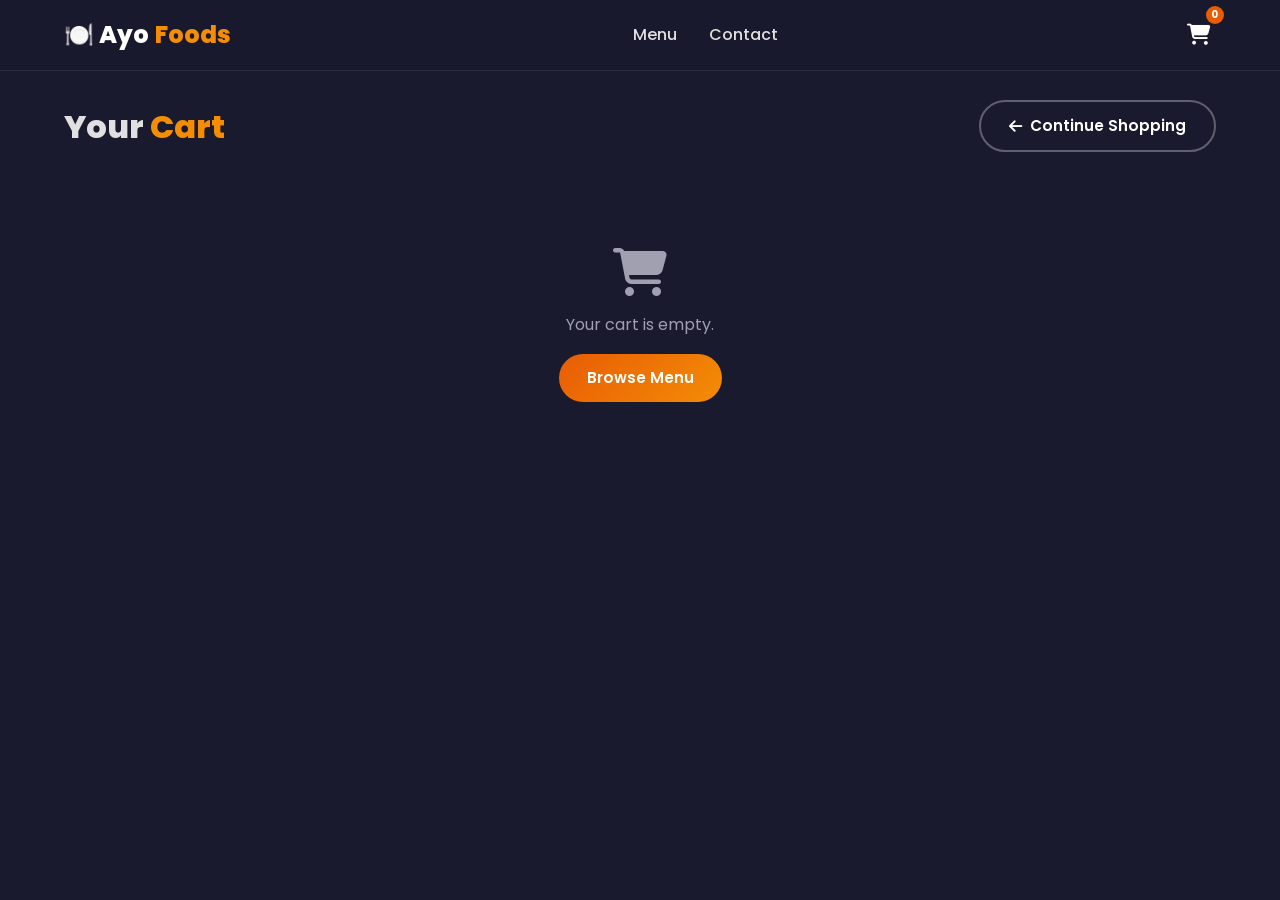
<file: checkout.html>
<!DOCTYPE html>
<html lang="en">
<head>
  <meta charset="UTF-8"/>
  <meta name="viewport" content="width=device-width, initial-scale=1.0"/>
  <title>Checkout — AyoFoods</title>
  <link rel="icon" type="image/svg+xml" href="favicon.svg"/>
  <link rel="apple-touch-icon" href="icon.svg"/>
  <link rel="stylesheet" href="style.css"/>
  <link rel="stylesheet" href="https://cdnjs.cloudflare.com/ajax/libs/font-awesome/6.5.0/css/all.min.css"/>
  <link href="https://fonts.googleapis.com/css2?family=Poppins:wght@300;400;500;600;700;800&display=swap" rel="stylesheet"/>
</head>
<body>

<nav class="navbar" id="navbar">
  <div class="nav-container">
    <a href="index.html" class="logo">🍽️ Ayo<span class="accent">Foods</span></a>
    <div class="nav-actions">
      <a href="cart.html" class="cart-btn" id="cartBtn">
        <i class="fas fa-shopping-cart"></i>
        <span class="cart-count" id="cartCount">0</span>
      </a>
    </div>
  </div>
</nav>

<main class="page-main">
  <div class="container">
    <div class="page-header">
      <h1>Check<span class="accent">out</span></h1>
      <a href="cart.html" class="btn btn-outline"><i class="fas fa-arrow-left"></i> Back to Cart</a>
    </div>

    <div class="checkout-layout">
      <!-- Order Summary -->
      <div class="order-summary">
        <h3>Order Summary</h3>
        <div id="summaryItems"></div>
        <div class="summary-totals" id="summaryTotals"></div>
      </div>

      <!-- Checkout Form -->
      <form class="checkout-form" id="checkoutForm" onsubmit="placeOrder(event)">
        <h3>Delivery Details</h3>
        <div class="form-group">
          <label for="cName">Full Name *</label>
          <input type="text" id="cName" placeholder="Enter your full name" required/>
        </div>
        <div class="form-group">
          <label for="cPhone">Phone Number *</label>
          <input type="tel" id="cPhone" placeholder="+234 800 000 0000" required/>
        </div>
        <div class="form-group">
          <label for="cAddress">Delivery Address *</label>
          <textarea id="cAddress" rows="3" placeholder="Enter your full delivery address" required></textarea>
        </div>
        <div class="form-group">
          <label>Payment Method *</label>
          <div class="payment-options">
            <label class="pay-opt">
              <input type="radio" name="payment" value="cash" checked/>
              <span><i class="fas fa-money-bill-wave"></i> Cash on Delivery</span>
            </label>
            <label class="pay-opt">
              <input type="radio" name="payment" value="transfer"/>
              <span><i class="fas fa-university"></i> Bank Transfer</span>
            </label>
            <label class="pay-opt">
              <input type="radio" name="payment" value="card"/>
              <span><i class="fas fa-credit-card"></i> Card Payment</span>
            </label>
          </div>
        </div>
        <button type="submit" class="btn btn-primary btn-full" id="placeOrderBtn">
          <i class="fas fa-check-circle"></i> Place Order
        </button>
      </form>
    </div>
  </div>
</main>

<!-- Success Modal -->
<div class="modal-overlay" id="successModal">
  <div class="modal">
    <div class="modal-icon">🎉</div>
    <h2>Order Placed!</h2>
    <p id="modalMsg">Your order has been received. We'll prepare it right away!</p>
    <p class="order-id-display" id="orderIdDisplay"></p>
    <a href="index.html" class="btn btn-primary">Back to Home</a>
  </div>
</div>

<div class="toast" id="toast"></div>
<script src="script.js"></script>
</body>
</html>
</file>
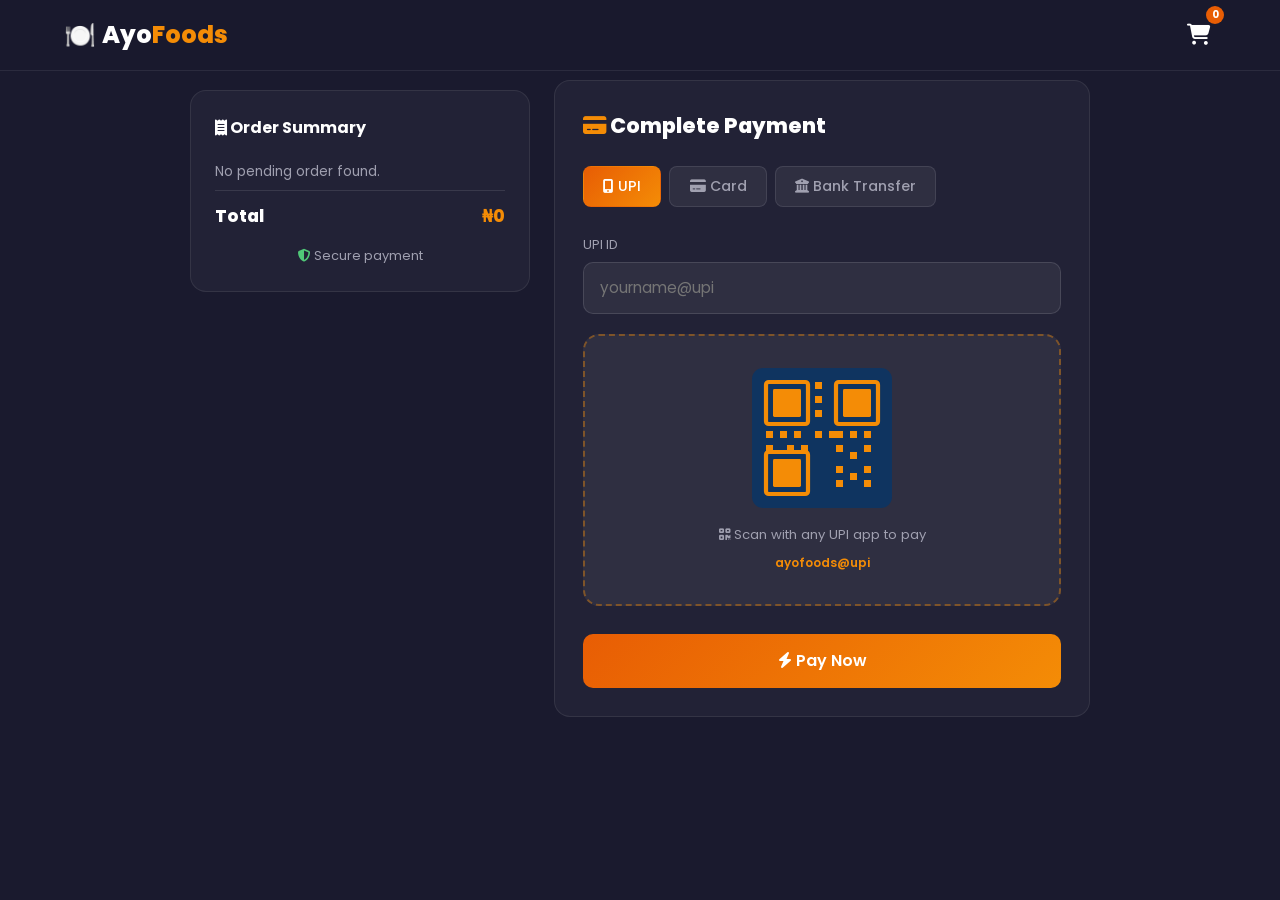
<file: upi.html>
﻿
<!DOCTYPE html>
<html lang="en">
<head>
  <meta charset="UTF-8"/>
  <meta name="viewport" content="width=device-width, initial-scale=1.0"/>
  <title>AyoFoods — Payment</title>
  <link rel="icon" type="image/svg+xml" href="favicon.svg"/>
  <link rel="stylesheet" href="style.css"/>
  <link rel="stylesheet" href="https://cdnjs.cloudflare.com/ajax/libs/font-awesome/6.5.0/css/all.min.css"/>
  <link href="https://fonts.googleapis.com/css2?family=Poppins:wght@300;400;500;600;700;800&display=swap" rel="stylesheet"/>
  <style>
    body { min-height: 100vh; background: #1a1a2e; padding: 80px 1rem 3rem; }
    .pay-wrap { max-width: 900px; margin: 0 auto; display: grid; grid-template-columns: 340px 1fr; gap: 1.5rem; align-items: start; }
    /* Order summary */
    .order-summary-card {
      background: rgba(255,255,255,.04); border: 1px solid rgba(255,255,255,.08);
      border-radius: 16px; padding: 1.5rem; position: sticky; top: 90px;
    }
    .order-summary-card h3 { font-size: 1rem; font-weight: 700; color: #fff; margin-bottom: 1.25rem; }
    .sum-item { display: flex; justify-content: space-between; padding: .55rem 0; border-bottom: 1px solid rgba(255,255,255,.05); font-size: .88rem; }
    .sum-item:last-of-type { border-bottom: none; }
    .sum-total { display: flex; justify-content: space-between; padding-top: .75rem; margin-top: .5rem; border-top: 1px solid rgba(255,255,255,.1); font-size: 1.05rem; font-weight: 800; color: #fff; }
    .sum-total span:last-child { color: #f48c06; }
    /* Payment card */
    .pay-card {
      background: rgba(255,255,255,.04); border: 1px solid rgba(255,255,255,.08);
      border-radius: 16px; padding: 1.75rem;
    }
    .pay-card h2 { font-size: 1.3rem; font-weight: 800; color: #fff; margin-bottom: 1.5rem; }
    /* Tabs */
    .pay-tabs { display: flex; gap: .5rem; margin-bottom: 1.75rem; flex-wrap: wrap; }
    .pay-tab {
      padding: .55rem 1.2rem; border-radius: 8px;
      background: rgba(255,255,255,.06); border: 1px solid rgba(255,255,255,.1);
      color: #a0a0b0; font-family: 'Poppins',sans-serif; font-size: .88rem; font-weight: 500;
      cursor: pointer; transition: all .2s;
    }
    .pay-tab.active { background: linear-gradient(135deg,#e85d04,#f48c06); color: #fff; border-color: transparent; }
    .pay-panel { display: none; }
    .pay-panel.active { display: block; }
    /* Input */
    .pay-field { margin-bottom: 1.2rem; }
    .pay-field label { display: block; font-size: .8rem; color: #a0a0b0; margin-bottom: .4rem; }
    .pay-field input {
      width: 100%; background: rgba(255,255,255,.06);
      border: 1px solid rgba(255,255,255,.12); border-radius: 10px;
      padding: .85rem 1rem; color: #fff;
      font-family: 'Poppins',sans-serif; font-size: .95rem; outline: none;
      transition: border-color .25s;
    }
    .pay-field input:focus { border-color: #f48c06; box-shadow: 0 0 0 3px rgba(244,140,6,.12); }
    .pay-btn {
      width: 100%; padding: .9rem;
      background: linear-gradient(135deg,#e85d04,#f48c06);
      color: #fff; border: none; border-radius: 10px;
      font-family: 'Poppins',sans-serif; font-size: 1rem; font-weight: 600;
      cursor: pointer; transition: transform .2s, box-shadow .2s; margin-top: .5rem;
    }
    .pay-btn:hover { transform: translateY(-2px); box-shadow: 0 8px 20px rgba(232,93,4,.4); }
    .pay-btn:disabled { opacity: .6; cursor: not-allowed; transform: none; }
    /* QR box */
    .qr-box {
      background: rgba(255,255,255,.06); border: 2px dashed rgba(244,140,6,.4);
      border-radius: 16px; padding: 2rem; text-align: center; margin: 1.25rem 0;
    }
    .qr-svg { width: 140px; height: 140px; margin: 0 auto 1rem; display: block; }
    .qr-label { font-size: .82rem; color: #a0a0b0; }
    /* Card preview */
    .card-preview-wrap { perspective: 1000px; margin-bottom: 1.5rem; }
    .card-preview {
      width: 100%; max-width: 340px; height: 190px; border-radius: 16px;
      background: linear-gradient(135deg,#0f3460,#16213e);
      border: 1px solid rgba(255,255,255,.15);
      padding: 1.5rem; position: relative;
      transform-style: preserve-3d; transition: transform .6s ease;
      box-shadow: 0 10px 30px rgba(0,0,0,.4);
    }
    .card-preview.flipped { transform: rotateY(180deg); }
    .card-front, .card-back { position: absolute; inset: 0; padding: 1.5rem; backface-visibility: hidden; border-radius: 16px; }
    .card-back { background: linear-gradient(135deg,#16213e,#0f3460); transform: rotateY(180deg); display: flex; flex-direction: column; justify-content: center; }
    .card-chip { width: 40px; height: 30px; background: linear-gradient(135deg,#f48c06,#e85d04); border-radius: 6px; margin-bottom: 1rem; }
    .card-number { font-size: 1.1rem; font-weight: 700; letter-spacing: .15em; color: #fff; margin-bottom: .75rem; font-family: monospace; }
    .card-info { display: flex; justify-content: space-between; font-size: .75rem; color: rgba(255,255,255,.7); }
    .card-brand { position: absolute; top: 1.25rem; right: 1.25rem; font-size: 1.5rem; color: #f48c06; }
    .cvv-strip { background: rgba(0,0,0,.4); height: 40px; border-radius: 6px; margin-bottom: 1rem; }
    .cvv-display { background: rgba(255,255,255,.1); border-radius: 6px; padding: .5rem 1rem; text-align: right; font-family: monospace; color: #fff; font-size: .9rem; }
    /* Bank details */
    .bank-detail { display: flex; align-items: center; justify-content: space-between; background: rgba(255,255,255,.05); border-radius: 10px; padding: .85rem 1rem; margin-bottom: .75rem; }
    .bank-detail-info { font-size: .88rem; }
    .bank-detail-info span { display: block; color: #a0a0b0; font-size: .75rem; }
    .copy-btn { background: rgba(244,140,6,.15); border: 1px solid rgba(244,140,6,.3); color: #f48c06; border-radius: 6px; padding: .35rem .75rem; font-size: .78rem; cursor: pointer; font-family: 'Poppins',sans-serif; transition: all .2s; }
    .copy-btn:hover { background: rgba(244,140,6,.25); }
    /* Success screen */
    .success-screen {
      display: none; text-align: center; padding: 2rem 1rem;
      animation: fadeSlide .4s ease;
    }
    .success-screen.active { display: block; }
    @keyframes fadeSlide { from { opacity:0; transform:translateY(20px); } to { opacity:1; transform:translateY(0); } }
    .success-check {
      width: 80px; height: 80px; border-radius: 50%;
      background: linear-gradient(135deg,#50c878,#2ecc71);
      display: flex; align-items: center; justify-content: center;
      font-size: 2rem; color: #fff; margin: 0 auto 1.5rem;
      animation: popIn .5s cubic-bezier(.175,.885,.32,1.275);
    }
    @keyframes popIn { from { transform:scale(0); } to { transform:scale(1); } }
    .success-screen h2 { font-size: 1.6rem; font-weight: 800; color: #fff; margin-bottom: .5rem; }
    .success-screen p { color: #a0a0b0; margin-bottom: .5rem; }
    .success-order-id { font-size: 1rem; font-weight: 700; color: #f48c06; margin: .75rem 0 1.5rem; }
    .delivery-badge { display: inline-flex; align-items: center; gap: .5rem; background: rgba(80,200,120,.12); border: 1px solid rgba(80,200,120,.3); color: #50c878; padding: .5rem 1.2rem; border-radius: 50px; font-size: .88rem; font-weight: 600; margin-bottom: 1.5rem; }
    @media (max-width: 768px) { .pay-wrap { grid-template-columns: 1fr; } .order-summary-card { position: static; } }
  </style>
</head>
<body>

<!-- Navbar -->
<nav class="navbar" id="navbar">
  <div class="nav-container">
    <a href="index.html" class="logo"><span class="logo-icon">&#127869;&#65039;</span><span>Ayo<span class="accent">Foods</span></span></a>
    <div class="nav-actions">
      <a href="cart.html" class="cart-btn"><i class="fas fa-shopping-cart"></i><span class="cart-count" id="cartCount">0</span></a>
    </div>
  </div>
</nav>

<div class="pay-wrap">
  <!-- Order Summary -->
  <div class="order-summary-card">
    <h3><i class="fas fa-receipt"></i> Order Summary</h3>
    <div id="summaryItems"></div>
    <div class="sum-total"><span>Total</span><span id="summaryTotal">₦0</span></div>
    <div style="margin-top:1rem;font-size:.8rem;color:#a0a0b0;text-align:center">
      <i class="fas fa-shield-alt" style="color:#50c878"></i> Secure payment
    </div>
  </div>

  <!-- Payment -->
  <div class="pay-card" id="payCard">
    <h2><i class="fas fa-credit-card" style="color:#f48c06"></i> Complete Payment</h2>

    <div class="pay-tabs">
      <button class="pay-tab active" onclick="switchPayTab('upi',this)"><i class="fas fa-mobile-alt"></i> UPI</button>
      <button class="pay-tab" onclick="switchPayTab('card',this)"><i class="fas fa-credit-card"></i> Card</button>
      <button class="pay-tab" onclick="switchPayTab('bank',this)"><i class="fas fa-university"></i> Bank Transfer</button>
    </div>

    <!-- UPI Panel -->
    <div class="pay-panel active" id="panelUpi">
      <div class="pay-field">
        <label>UPI ID</label>
        <input type="text" id="upiId" placeholder="yourname@upi" autocomplete="off"/>
      </div>
      <div class="qr-box">
        <svg class="qr-svg" viewBox="0 0 100 100" xmlns="http://www.w3.org/2000/svg">
          <rect width="100" height="100" fill="#0f3460" rx="8"/>
          <!-- QR pattern simulation -->
          <rect x="10" y="10" width="30" height="30" fill="none" stroke="#f48c06" stroke-width="3" rx="2"/>
          <rect x="15" y="15" width="20" height="20" fill="#f48c06" rx="1"/>
          <rect x="60" y="10" width="30" height="30" fill="none" stroke="#f48c06" stroke-width="3" rx="2"/>
          <rect x="65" y="15" width="20" height="20" fill="#f48c06" rx="1"/>
          <rect x="10" y="60" width="30" height="30" fill="none" stroke="#f48c06" stroke-width="3" rx="2"/>
          <rect x="15" y="65" width="20" height="20" fill="#f48c06" rx="1"/>
          <rect x="45" y="10" width="5" height="5" fill="#f48c06"/>
          <rect x="45" y="20" width="5" height="5" fill="#f48c06"/>
          <rect x="45" y="30" width="5" height="5" fill="#f48c06"/>
          <rect x="55" y="45" width="5" height="5" fill="#f48c06"/>
          <rect x="45" y="45" width="5" height="5" fill="#f48c06"/>
          <rect x="60" y="45" width="5" height="5" fill="#f48c06"/>
          <rect x="70" y="45" width="5" height="5" fill="#f48c06"/>
          <rect x="80" y="45" width="5" height="5" fill="#f48c06"/>
          <rect x="60" y="55" width="5" height="5" fill="#f48c06"/>
          <rect x="70" y="60" width="5" height="5" fill="#f48c06"/>
          <rect x="80" y="55" width="5" height="5" fill="#f48c06"/>
          <rect x="60" y="70" width="5" height="5" fill="#f48c06"/>
          <rect x="60" y="80" width="5" height="5" fill="#f48c06"/>
          <rect x="70" y="75" width="5" height="5" fill="#f48c06"/>
          <rect x="80" y="70" width="5" height="5" fill="#f48c06"/>
          <rect x="80" y="80" width="5" height="5" fill="#f48c06"/>
          <rect x="10" y="45" width="5" height="5" fill="#f48c06"/>
          <rect x="20" y="45" width="5" height="5" fill="#f48c06"/>
          <rect x="30" y="45" width="5" height="5" fill="#f48c06"/>
          <rect x="10" y="55" width="5" height="5" fill="#f48c06"/>
          <rect x="25" y="55" width="5" height="5" fill="#f48c06"/>
          <rect x="35" y="55" width="5" height="5" fill="#f48c06"/>
        </svg>
        <div class="qr-label"><i class="fas fa-qrcode"></i> Scan with any UPI app to pay</div>
        <div style="font-size:.75rem;color:#f48c06;margin-top:.5rem;font-weight:600">ayofoods@upi</div>
      </div>
      <button class="pay-btn" onclick="processPayment('upi')"><i class="fas fa-bolt"></i> Pay Now</button>
    </div>

    <!-- Card Panel -->
    <div class="pay-panel" id="panelCard">
      <div class="card-preview-wrap">
        <div class="card-preview" id="cardPreview">
          <div class="card-front">
            <div class="card-chip"></div>
            <div class="card-number" id="previewNumber">•••• •••• •••• ••••</div>
            <div class="card-info">
              <div><div style="font-size:.65rem;color:rgba(255,255,255,.5)">CARD HOLDER</div><div id="previewName">YOUR NAME</div></div>
              <div><div style="font-size:.65rem;color:rgba(255,255,255,.5)">EXPIRES</div><div id="previewExpiry">MM/YY</div></div>
            </div>
            <div class="card-brand"><i class="fab fa-cc-visa"></i></div>
          </div>
          <div class="card-back">
            <div class="cvv-strip"></div>
            <div class="cvv-display" id="previewCvv">•••</div>
          </div>
        </div>
      </div>
      <div class="pay-field">
        <label>Card Number</label>
        <input type="text" id="cardNumber" placeholder="1234 5678 9012 3456" maxlength="19" oninput="formatCardNumber(this)" autocomplete="cc-number"/>
      </div>
      <div style="display:grid;grid-template-columns:1fr 1fr;gap:1rem">
        <div class="pay-field">
          <label>Expiry (MM/YY)</label>
          <input type="text" id="cardExpiry" placeholder="MM/YY" maxlength="5" oninput="formatExpiry(this)" autocomplete="cc-exp"/>
        </div>
        <div class="pay-field">
          <label>CVV</label>
          <input type="password" id="cardCvv" placeholder="•••" maxlength="4" oninput="updateCvvPreview(this)" onfocus="flipCard(true)" onblur="flipCard(false)" autocomplete="cc-csc"/>
        </div>
      </div>
      <div class="pay-field">
        <label>Cardholder Name</label>
        <input type="text" id="cardName" placeholder="John Doe" oninput="updateNamePreview(this)" autocomplete="cc-name"/>
      </div>
      <button class="pay-btn" onclick="processPayment('card')"><i class="fas fa-lock"></i> Pay Securely</button>
    </div>

    <!-- Bank Transfer Panel -->
    <div class="pay-panel" id="panelBank">
      <p style="color:#a0a0b0;font-size:.88rem;margin-bottom:1.25rem">Transfer the exact amount to the account below, then click confirm.</p>
      <div class="bank-detail">
        <div class="bank-detail-info"><strong>1234567890</strong><span>Account Number</span></div>
        <button class="copy-btn" onclick="copyText('1234567890',this)"><i class="fas fa-copy"></i> Copy</button>
      </div>
      <div class="bank-detail">
        <div class="bank-detail-info"><strong>GTBank</strong><span>Bank Name</span></div>
        <button class="copy-btn" onclick="copyText('GTBank',this)"><i class="fas fa-copy"></i> Copy</button>
      </div>
      <div class="bank-detail">
        <div class="bank-detail-info"><strong>AyoFoods Ltd</strong><span>Account Name</span></div>
        <button class="copy-btn" onclick="copyText('AyoFoods Ltd',this)"><i class="fas fa-copy"></i> Copy</button>
      </div>
      <div class="bank-detail">
        <div class="bank-detail-info"><strong id="bankAmount">₦0</strong><span>Amount to Transfer</span></div>
        <button class="copy-btn" onclick="copyText(document.getElementById('bankAmount').textContent,this)"><i class="fas fa-copy"></i> Copy</button>
      </div>
      <button class="pay-btn" onclick="processPayment('transfer')" style="margin-top:1rem"><i class="fas fa-check-circle"></i> I've Transferred — Confirm Order</button>
    </div>

    <!-- Success Screen -->
    <div class="success-screen" id="successScreen">
      <div class="success-check"><i class="fas fa-check"></i></div>
      <h2>Payment Successful!</h2>
      <p>Your order has been placed and is being prepared.</p>
      <div class="success-order-id" id="successOrderId">Order #—</div>
      <div class="delivery-badge"><i class="fas fa-truck"></i> Estimated delivery: 30–45 minutes</div>
      <a href="index.html" class="pay-btn" style="display:inline-flex;align-items:center;justify-content:center;gap:.5rem;text-decoration:none;max-width:280px;margin:0 auto">
        <i class="fas fa-home"></i> Back to Home
      </a>
    </div>
  </div>
</div>

<script>
  const ORDER_API = 'backend/orders.php';
  let pendingOrder = null;

  // ── Load order summary ────────────────────────────────────────────────────
  function loadSummary() {
    pendingOrder = JSON.parse(localStorage.getItem('pendingOrder') || 'null');
    if (!pendingOrder) {
      document.getElementById('summaryItems').innerHTML = '<p style="color:#a0a0b0;font-size:.85rem">No pending order found.</p>';
      return;
    }
    const items = pendingOrder.items || [];
    document.getElementById('summaryItems').innerHTML = items.map(i =>
      `<div class="sum-item"><span>${i.name} &times; ${i.qty}</span><span>&#8358;${(i.price * i.qty).toLocaleString()}</span></div>`
    ).join('');
    document.getElementById('summaryTotal').textContent = '&#8358;' + Number(pendingOrder.total || 0).toLocaleString();
    document.getElementById('bankAmount').textContent = '&#8358;' + Number(pendingOrder.total || 0).toLocaleString();
  }

  // ── Tab switching ─────────────────────────────────────────────────────────
  function switchPayTab(tab, btn) {
    document.querySelectorAll('.pay-tab').forEach(t => t.classList.remove('active'));
    document.querySelectorAll('.pay-panel').forEach(p => p.classList.remove('active'));
    btn.classList.add('active');
    document.getElementById('panel' + tab.charAt(0).toUpperCase() + tab.slice(1)).classList.add('active');
  }

  // ── Card formatting ───────────────────────────────────────────────────────
  function formatCardNumber(input) {
    let val = input.value.replace(/\D/g, '').substring(0, 16);
    input.value = val.replace(/(.{4})/g, '$1 ').trim();
    const display = val.padEnd(16, '•').replace(/(.{4})/g, '$1 ').trim();
    document.getElementById('previewNumber').textContent = display;
  }

  function formatExpiry(input) {
    let val = input.value.replace(/\D/g, '').substring(0, 4);
    if (val.length >= 2) val = val.substring(0, 2) + '/' + val.substring(2);
    input.value = val;
    document.getElementById('previewExpiry').textContent = val || 'MM/YY';
  }

  function updateCvvPreview(input) {
    document.getElementById('previewCvv').textContent = input.value ? '•'.repeat(input.value.length) : '•••';
  }

  function updateNamePreview(input) {
    document.getElementById('previewName').textContent = input.value.toUpperCase() || 'YOUR NAME';
  }

  function flipCard(flip) {
    document.getElementById('cardPreview').classList.toggle('flipped', flip);
  }

  // ── Copy to clipboard ─────────────────────────────────────────────────────
  function copyText(text, btn) {
    navigator.clipboard.writeText(text).then(() => {
      const orig = btn.innerHTML;
      btn.innerHTML = '<i class="fas fa-check"></i> Copied!';
      setTimeout(() => { btn.innerHTML = orig; }, 1500);
    });
  }

  // ── Process payment ───────────────────────────────────────────────────────
  async function processPayment(method) {
    if (!pendingOrder) { alert('No order data found. Please go back and place your order.'); return; }

    // Basic validation
    if (method === 'upi') {
      const upi = document.getElementById('upiId').value.trim();
      if (!upi || !upi.includes('@')) { alert('Please enter a valid UPI ID (e.g. name@upi)'); return; }
    }
    if (method === 'card') {
      const num = document.getElementById('cardNumber').value.replace(/\s/g,'');
      const exp = document.getElementById('cardExpiry').value;
      const cvv = document.getElementById('cardCvv').value;
      const name = document.getElementById('cardName').value.trim();
      if (num.length < 16 || !exp || cvv.length < 3 || !name) { alert('Please fill in all card details.'); return; }
    }

    // Disable all pay buttons
    document.querySelectorAll('.pay-btn').forEach(b => { b.disabled = true; });

    // Place order via backend
    const token = localStorage.getItem('ayoToken');
    const headers = { 'Content-Type': 'application/json' };
    if (token) headers['Authorization'] = 'Bearer ' + token;

    let orderId = pendingOrder.orderId || ('AYO-' + Date.now());

    try {
      const res = await fetch(ORDER_API, {
        method: 'POST',
        headers,
        body: JSON.stringify({
          customer_name:    pendingOrder.name,
          customer_phone:   pendingOrder.phone || '',
          customer_address: pendingOrder.address || '',
          items:            pendingOrder.items,
          total_amount:     pendingOrder.total,
          payment_method:   method
        })
      });
      const json = await res.json();
      if (json.order_id) orderId = 'AYO-' + json.order_id;
    } catch {}

    // Clear pending order
    localStorage.removeItem('pendingOrder');
    localStorage.removeItem('ayoCart');

    // Show success
    showSuccess(orderId);
  }

  function showSuccess(orderId) {
    document.querySelectorAll('.pay-tabs, .pay-panel').forEach(el => el.style.display = 'none');
    document.querySelector('.pay-card h2').style.display = 'none';
    document.getElementById('successOrderId').textContent = 'Order ' + orderId;
    document.getElementById('successScreen').classList.add('active');
    // Update cart count
    document.querySelectorAll('#cartCount').forEach(el => el.textContent = '0');
  }

  // ── Navbar scroll ─────────────────────────────────────────────────────────
  window.addEventListener('scroll', () => {
    document.getElementById('navbar')?.classList.toggle('scrolled', window.scrollY > 20);
  });

  // ── Init ──────────────────────────────────────────────────────────────────
  document.addEventListener('DOMContentLoaded', loadSummary);
</script>
</body>
</html>
</file>
<file: style.css>
﻿/* AyoFoods Styles */
*, *::before, *::after { box-sizing: border-box; margin: 0; padding: 0; }

:root {
  --primary: #e85d04;
  --accent: #f48c06;
  --dark: #1a1a2e;
  --dark2: #16213e;
  --card-bg: #0f3460;
  --text: #e0e0e0;
  --text-muted: #a0a0b0;
  --white: #ffffff;
  --radius: 12px;
  --shadow: 0 4px 24px rgba(0,0,0,0.3);
  --transition: 0.3s ease;
}

html { scroll-behavior: smooth; }

body {
  font-family: 'Poppins', sans-serif;
  background: var(--dark);
  color: var(--text);
  line-height: 1.6;
  overflow-x: hidden;
}

.accent { color: var(--accent); }
.container { max-width: 1200px; margin: 0 auto; padding: 0 1.5rem; }

/* ── NAVBAR ── */
.navbar {
  position: fixed; top: 0; left: 0; right: 0; z-index: 1000;
  background: rgba(26,26,46,0.97);
  backdrop-filter: blur(10px);
  border-bottom: 1px solid rgba(255,255,255,0.08);
  transition: var(--transition);
}
.navbar.scrolled { box-shadow: var(--shadow); }
.nav-container {
  max-width: 1200px; margin: 0 auto; padding: 0 1.5rem;
  display: flex; align-items: center; justify-content: space-between;
  height: 70px;
}
.logo {
  font-size: 1.5rem; font-weight: 800; color: var(--white);
  text-decoration: none; display: flex; align-items: center; gap: .4rem;
}
.logo-icon { font-size: 1.6rem; }
.nav-links { list-style: none; display: flex; gap: 2rem; }
.nav-links a {
  color: var(--text); text-decoration: none; font-weight: 500;
  transition: color var(--transition);
}
.nav-links a:hover { color: var(--accent); }
.nav-actions { display: flex; align-items: center; gap: 1rem; }
.cart-btn {
  position: relative; color: var(--white); font-size: 1.3rem;
  text-decoration: none; padding: .4rem;
}
.cart-count {
  position: absolute; top: -6px; right: -8px;
  background: var(--primary); color: #fff;
  font-size: .65rem; font-weight: 700;
  width: 18px; height: 18px; border-radius: 50%;
  display: flex; align-items: center; justify-content: center;
}
.hamburger {
  display: none; flex-direction: column; gap: 5px;
  background: none; border: none; cursor: pointer; padding: .3rem;
}
.hamburger span {
  display: block; width: 24px; height: 2px;
  background: var(--white); border-radius: 2px;
  transition: var(--transition);
}

/* ── BUTTONS ── */
.btn {
  display: inline-flex; align-items: center; gap: .5rem;
  padding: .75rem 1.75rem; border-radius: 50px;
  font-family: inherit; font-size: .95rem; font-weight: 600;
  cursor: pointer; text-decoration: none; border: none;
  transition: var(--transition);
}
.btn-primary {
  background: linear-gradient(135deg, var(--primary), var(--accent));
  color: #fff;
}
.btn-primary:hover { transform: translateY(-2px); box-shadow: 0 8px 20px rgba(232,93,4,.4); }
.btn-outline {
  background: transparent; color: var(--white);
  border: 2px solid rgba(255,255,255,.3);
}
.btn-outline:hover { border-color: var(--accent); color: var(--accent); }
.btn-full { width: 100%; justify-content: center; }

/* ── HERO ── */
.hero {
  min-height: 100vh; padding: 100px 1.5rem 60px;
  max-width: 1200px; margin: 0 auto;
  display: grid; grid-template-columns: 1fr 1fr;
  align-items: center; gap: 3rem;
}
.hero-badge {
  display: inline-flex; align-items: center; gap: .4rem;
  background: rgba(244,140,6,.15); color: var(--accent);
  border: 1px solid rgba(244,140,6,.3);
  padding: .4rem 1rem; border-radius: 50px;
  font-size: .85rem; font-weight: 600; margin-bottom: 1.2rem;
}
.hero-content h1 {
  font-size: clamp(2.2rem, 5vw, 3.5rem);
  font-weight: 800; line-height: 1.15; margin-bottom: 1rem;
}
.hero-content p {
  font-size: 1.05rem; color: var(--text-muted);
  margin-bottom: 2rem; max-width: 480px;
}
.hero-actions { display: flex; gap: 1rem; flex-wrap: wrap; margin-bottom: 2.5rem; }
.hero-stats { display: flex; gap: 2rem; }
.stat { display: flex; flex-direction: column; }
.stat strong { font-size: 1.5rem; font-weight: 800; color: var(--accent); }
.stat span { font-size: .8rem; color: var(--text-muted); }
.hero-img-wrap { position: relative; border-radius: 20px; overflow: hidden; }
.hero-img-wrap img { width: 100%; height: 450px; object-fit: cover; border-radius: 20px; }
.floating-card {
  position: absolute; background: rgba(15,52,96,.9);
  backdrop-filter: blur(8px); border: 1px solid rgba(255,255,255,.1);
  padding: .6rem 1rem; border-radius: 10px;
  font-size: .85rem; font-weight: 600; color: var(--white);
  display: flex; align-items: center; gap: .4rem;
}
.card1 { top: 20px; left: 20px; }
.card1 i { color: #ffd700; }
.card2 { bottom: 20px; right: 20px; }
.card2 i { color: var(--accent); }

/* ── CATEGORIES ── */
.categories { padding: 3rem 0; background: var(--dark2); }
.cat-grid {
  max-width: 1200px; margin: 0 auto; padding: 0 1.5rem;
  display: grid; grid-template-columns: repeat(3, 1fr); gap: 1.5rem;
}
.cat-card {
  position: relative; border-radius: var(--radius);
  overflow: hidden; cursor: pointer; height: 180px;
}
.cat-card img { width: 100%; height: 100%; object-fit: cover; transition: transform .4s ease; }
.cat-card:hover img { transform: scale(1.08); }
.cat-overlay {
  position: absolute; inset: 0;
  background: linear-gradient(to top, rgba(0,0,0,.75), transparent);
  display: flex; flex-direction: column; justify-content: flex-end;
  padding: 1rem;
}
.cat-overlay h3 { font-size: 1.1rem; font-weight: 700; color: #fff; }
.cat-overlay p { font-size: .8rem; color: rgba(255,255,255,.75); }

/* ── SECTION HEADER ── */
.section-header { text-align: center; margin-bottom: 2.5rem; }
.section-header h2 {
  font-size: clamp(1.8rem, 4vw, 2.5rem);
  font-weight: 800; margin-bottom: .5rem;
}
.section-header p { color: var(--text-muted); }

/* ── MENU ── */
.menu-section { padding: 5rem 0; }
.filter-tabs {
  display: flex; gap: .75rem; justify-content: center;
  flex-wrap: wrap; margin-bottom: 2.5rem;
}
.tab {
  padding: .5rem 1.4rem; border-radius: 50px;
  background: rgba(255,255,255,.07); color: var(--text);
  border: 1px solid rgba(255,255,255,.1);
  font-family: inherit; font-size: .9rem; font-weight: 500;
  cursor: pointer; transition: var(--transition);
}
.tab:hover, .tab.active { background: var(--primary); color: #fff; border-color: var(--primary); }
.menu-grid {
  display: grid;
  grid-template-columns: repeat(auto-fill, minmax(260px, 1fr));
  gap: 1.5rem;
}
.menu-card {
  background: var(--card-bg); border-radius: var(--radius);
  overflow: hidden; transition: transform var(--transition), box-shadow var(--transition);
}
.menu-card:hover { transform: translateY(-6px); box-shadow: var(--shadow); }
.menu-card img { width: 100%; height: 180px; object-fit: cover; }
.menu-card-body { padding: 1rem; }
.menu-card-body h3 { font-size: 1rem; font-weight: 700; margin-bottom: .3rem; }
.menu-card-body p { font-size: .82rem; color: var(--text-muted); margin-bottom: .8rem; }
.menu-card-footer { display: flex; align-items: center; justify-content: space-between; }
.price { font-size: 1.1rem; font-weight: 800; color: var(--accent); }
.add-btn {
  background: var(--primary); color: #fff;
  border: none; border-radius: 8px;
  padding: .45rem .9rem; font-size: .85rem; font-weight: 600;
  cursor: pointer; transition: var(--transition);
  display: flex; align-items: center; gap: .3rem;
}
.add-btn:hover { background: var(--accent); transform: scale(1.05); }
.loading-spinner {
  grid-column: 1 / -1; text-align: center;
  padding: 3rem; color: var(--text-muted); font-size: 1.1rem;
}

/* ── HOW IT WORKS ── */
.how-it-works { padding: 5rem 0; background: var(--dark2); }
.steps-grid {
  display: flex; align-items: center; justify-content: center;
  gap: 1.5rem; flex-wrap: wrap;
}
.step { text-align: center; max-width: 220px; }
.step-icon { font-size: 3rem; margin-bottom: 1rem; }
.step h3 { font-size: 1.1rem; font-weight: 700; margin-bottom: .5rem; }
.step p { font-size: .88rem; color: var(--text-muted); }
.step-arrow { font-size: 1.5rem; color: var(--accent); }

/* ── TESTIMONIALS ── */
.testimonials { padding: 5rem 0; }
.testi-grid {
  display: grid;
  grid-template-columns: repeat(auto-fill, minmax(280px, 1fr));
  gap: 1.5rem;
}
.testi-card {
  background: var(--card-bg); border-radius: var(--radius);
  padding: 1.5rem; border: 1px solid rgba(255,255,255,.06);
}
.stars { font-size: 1.1rem; margin-bottom: .75rem; }
.testi-card p { font-size: .9rem; color: var(--text-muted); margin-bottom: 1rem; font-style: italic; }
.testi-author { font-size: .85rem; font-weight: 600; color: var(--accent); }

/* ── CONTACT ── */
.contact { padding: 5rem 0; background: var(--dark2); }
.contact-grid { display: grid; grid-template-columns: 1fr 1fr; gap: 3rem; align-items: start; }
.contact-info h2 { font-size: 2rem; font-weight: 800; margin-bottom: .75rem; }
.contact-info p { color: var(--text-muted); margin-bottom: 1.5rem; }
.contact-item {
  display: flex; align-items: center; gap: .75rem;
  margin-bottom: .75rem; color: var(--text);
}
.contact-item i { color: var(--accent); width: 20px; }
.social-links { display: flex; gap: 1rem; margin-top: 1.5rem; }
.social-links a { color: var(--text-muted); font-size: 1.4rem; transition: color var(--transition); }
.social-links a:hover { color: var(--accent); }
.contact-form { display: flex; flex-direction: column; gap: 1rem; }
.contact-form input,
.contact-form textarea {
  background: rgba(255,255,255,.06); border: 1px solid rgba(255,255,255,.1);
  border-radius: var(--radius); padding: .85rem 1rem;
  color: var(--white); font-family: inherit; font-size: .95rem;
  transition: border-color var(--transition);
}
.contact-form input:focus,
.contact-form textarea:focus { outline: none; border-color: var(--accent); }
.contact-form textarea { resize: vertical; }

/* ── FOOTER ── */
.footer { background: #0d0d1a; padding: 4rem 0 1.5rem; }
.footer-grid {
  display: grid; grid-template-columns: 2fr 1fr 1fr 1fr;
  gap: 2rem; margin-bottom: 2.5rem;
}
.footer-grid p { font-size: .88rem; color: var(--text-muted); }
.footer-grid h4 { font-size: 1rem; font-weight: 700; margin-bottom: 1rem; color: var(--white); }
.footer-grid ul { list-style: none; display: flex; flex-direction: column; gap: .5rem; }
.footer-grid ul a {
  color: var(--text-muted); text-decoration: none;
  font-size: .88rem; transition: color var(--transition);
}
.footer-grid ul a:hover { color: var(--accent); }
.footer-bottom {
  border-top: 1px solid rgba(255,255,255,.08);
  padding-top: 1.5rem; text-align: center;
  color: var(--text-muted); font-size: .85rem;
}

/* ── TOAST ── */
.toast {
  position: fixed; bottom: 2rem; right: 2rem; z-index: 9999;
  background: var(--card-bg); color: var(--white);
  padding: .85rem 1.5rem; border-radius: var(--radius);
  box-shadow: var(--shadow); font-size: .9rem; font-weight: 500;
  transform: translateY(100px); opacity: 0;
  transition: all .35s ease; pointer-events: none;
  border-left: 4px solid var(--accent);
  max-width: calc(100vw - 2rem);
}
.toast.show { transform: translateY(0); opacity: 1; }

/* ── PAGE (cart / checkout) ── */
.page-main { padding: 100px 0 4rem; min-height: 100vh; }
.page-header {
  display: flex; align-items: center; justify-content: space-between;
  margin-bottom: 2rem; flex-wrap: wrap; gap: 1rem;
}
.page-header h1 { font-size: 2rem; font-weight: 800; }

/* ── CART ── */
.cart-layout { display: grid; grid-template-columns: 1fr 340px; gap: 2rem; align-items: start; }
.cart-items { background: var(--card-bg); border-radius: var(--radius); overflow: hidden; }
.cart-item {
  display: flex; align-items: center; gap: 1rem;
  padding: 1rem 1.25rem; border-bottom: 1px solid rgba(255,255,255,.06);
}
.cart-item:last-child { border-bottom: none; }
.cart-item img { width: 70px; height: 70px; object-fit: cover; border-radius: 8px; flex-shrink: 0; }
.cart-item-info { flex: 1; min-width: 0; }
.cart-item-info h4 { font-size: .95rem; font-weight: 700; margin-bottom: .2rem; white-space: nowrap; overflow: hidden; text-overflow: ellipsis; }
.cart-item-info .item-price { font-size: .9rem; color: var(--accent); font-weight: 600; }
.qty-controls { display: flex; align-items: center; gap: .5rem; flex-shrink: 0; }
.qty-btn {
  width: 28px; height: 28px; border-radius: 6px;
  background: rgba(255,255,255,.1); border: none;
  color: var(--white); font-size: 1rem; cursor: pointer;
  display: flex; align-items: center; justify-content: center;
  transition: background var(--transition);
}
.qty-btn:hover { background: var(--primary); }
.qty-val { font-weight: 700; min-width: 20px; text-align: center; }
.remove-btn {
  background: none; border: none; color: #ff6b6b;
  cursor: pointer; font-size: 1.1rem; padding: .3rem;
  transition: transform var(--transition); flex-shrink: 0;
}
.remove-btn:hover { transform: scale(1.2); }
.cart-summary {
  background: var(--card-bg); border-radius: var(--radius);
  padding: 1.5rem; position: sticky; top: 90px;
}
.cart-summary h3 { font-size: 1.1rem; font-weight: 700; margin-bottom: 1.25rem; }
.summary-row {
  display: flex; justify-content: space-between;
  margin-bottom: .75rem; font-size: .9rem; color: var(--text-muted);
}
.summary-row.total {
  font-size: 1.1rem; font-weight: 800; color: var(--white);
  border-top: 1px solid rgba(255,255,255,.1);
  padding-top: .75rem; margin-top: .75rem;
}
.cart-empty { text-align: center; padding: 4rem 2rem; color: var(--text-muted); }
.cart-empty i { font-size: 3rem; margin-bottom: 1rem; display: block; }

/* ── CHECKOUT ── */
.checkout-layout { display: grid; grid-template-columns: 340px 1fr; gap: 2rem; align-items: start; }
.order-summary {
  background: var(--card-bg); border-radius: var(--radius);
  padding: 1.5rem; position: sticky; top: 90px;
}
.order-summary h3 { font-size: 1.1rem; font-weight: 700; margin-bottom: 1.25rem; }
.summary-item {
  display: flex; justify-content: space-between; align-items: center;
  padding: .6rem 0; border-bottom: 1px solid rgba(255,255,255,.06);
  font-size: .88rem;
}
.summary-item:last-child { border-bottom: none; }
.summary-totals { margin-top: 1rem; }
.checkout-form { background: var(--card-bg); border-radius: var(--radius); padding: 1.75rem; }
.checkout-form h3 { font-size: 1.1rem; font-weight: 700; margin-bottom: 1.5rem; }
.form-group { margin-bottom: 1.25rem; }
.form-group label {
  display: block; font-size: .88rem; font-weight: 600;
  margin-bottom: .4rem; color: var(--text-muted);
}
.form-group input,
.form-group textarea {
  width: 100%; background: rgba(255,255,255,.06);
  border: 1px solid rgba(255,255,255,.1); border-radius: var(--radius);
  padding: .85rem 1rem; color: var(--white);
  font-family: inherit; font-size: .95rem;
  transition: border-color var(--transition);
}
.form-group input:focus,
.form-group textarea:focus { outline: none; border-color: var(--accent); }
.form-group textarea { resize: vertical; }
.payment-options { display: flex; flex-direction: column; gap: .75rem; }
.pay-opt { display: flex; align-items: center; gap: .75rem; cursor: pointer; }
.pay-opt input[type="radio"] { accent-color: var(--accent); width: 16px; height: 16px; }
.pay-opt span { display: flex; align-items: center; gap: .5rem; font-size: .9rem; }
.pay-opt span i { color: var(--accent); }

/* ── SUCCESS MODAL ── */
.modal-overlay {
  position: fixed; inset: 0; z-index: 2000;
  background: rgba(0,0,0,.7); backdrop-filter: blur(4px);
  display: flex; align-items: center; justify-content: center;
  opacity: 0; pointer-events: none; transition: opacity .3s ease;
  padding: 1rem;
}
.modal-overlay.active { opacity: 1; pointer-events: all; }
.modal {
  background: var(--dark2); border-radius: 20px;
  padding: 2.5rem; text-align: center; max-width: 420px; width: 100%;
  border: 1px solid rgba(255,255,255,.1);
  transform: scale(.9); transition: transform .3s ease;
}
.modal-overlay.active .modal { transform: scale(1); }
.modal-icon { font-size: 3.5rem; margin-bottom: 1rem; }
.modal h2 { font-size: 1.8rem; font-weight: 800; margin-bottom: .75rem; }
.modal p { color: var(--text-muted); margin-bottom: .5rem; }
.order-id-display { font-size: 1rem; font-weight: 700; color: var(--accent); margin-bottom: 1.5rem; }

/* ══════════════════════════════════════
   RESPONSIVE — Tablet (≤ 900px)
══════════════════════════════════════ */
@media (max-width: 900px) {
  .hero {
    grid-template-columns: 1fr;
    text-align: center;
    padding-top: 90px;
    gap: 2rem;
  }
  .hero-image { display: none; }
  .hero-actions, .hero-stats { justify-content: center; }
  .hero-content p { margin-left: auto; margin-right: auto; }

  .contact-grid { grid-template-columns: 1fr; gap: 2rem; }
  .footer-grid { grid-template-columns: 1fr 1fr; }

  .cart-layout { grid-template-columns: 1fr; }
  .cart-summary { position: static; }

  .checkout-layout { grid-template-columns: 1fr; }
  .order-summary { position: static; }
}

/* ══════════════════════════════════════
   RESPONSIVE — Mobile (≤ 640px)
══════════════════════════════════════ */
@media (max-width: 640px) {
  /* Navbar */
  .nav-links {
    display: none; flex-direction: column;
    position: absolute; top: 70px; left: 0; right: 0;
    background: var(--dark2);
    padding: 1rem 1.5rem; gap: 1rem;
    border-bottom: 1px solid rgba(255,255,255,.08);
    z-index: 999;
  }
  .nav-links.open { display: flex; }
  .hamburger { display: flex; }

  /* Hero */
  .hero { padding: 90px 1rem 40px; }
  .hero-stats { gap: 1.2rem; flex-wrap: wrap; justify-content: center; }
  .hero-actions { flex-direction: column; align-items: center; }
  .hero-actions .btn { width: 100%; justify-content: center; }

  /* Categories */
  .cat-grid { grid-template-columns: 1fr; }

  /* Menu */
  .menu-grid { grid-template-columns: 1fr; }

  /* Steps */
  .steps-grid { flex-direction: column; align-items: center; }
  .step-arrow { transform: rotate(90deg); }

  /* Footer */
  .footer-grid { grid-template-columns: 1fr; }

  /* Cart */
  .cart-item { flex-wrap: wrap; gap: .75rem; }
  .cart-item img { width: 60px; height: 60px; }
  .cart-summary { position: static; }

  /* Page header */
  .page-header { flex-direction: column; align-items: flex-start; }
  .page-header h1 { font-size: 1.6rem; }

  /* Buttons */
  .btn { padding: .65rem 1.25rem; font-size: .9rem; }

  /* Toast */
  .toast { bottom: 1rem; right: 1rem; left: 1rem; }

  /* Modal */
  .modal { padding: 1.75rem 1.25rem; }
  .modal h2 { font-size: 1.5rem; }
}

/* ══════════════════════════════════════
   RESPONSIVE — Small Mobile (≤ 400px)
══════════════════════════════════════ */
@media (max-width: 400px) {
  .logo { font-size: 1.2rem; }
  .hero-content h1 { font-size: 1.9rem; }
  .stat strong { font-size: 1.2rem; }
  .filter-tabs { gap: .4rem; }
  .tab { padding: .4rem 1rem; font-size: .82rem; }
}
</file>
